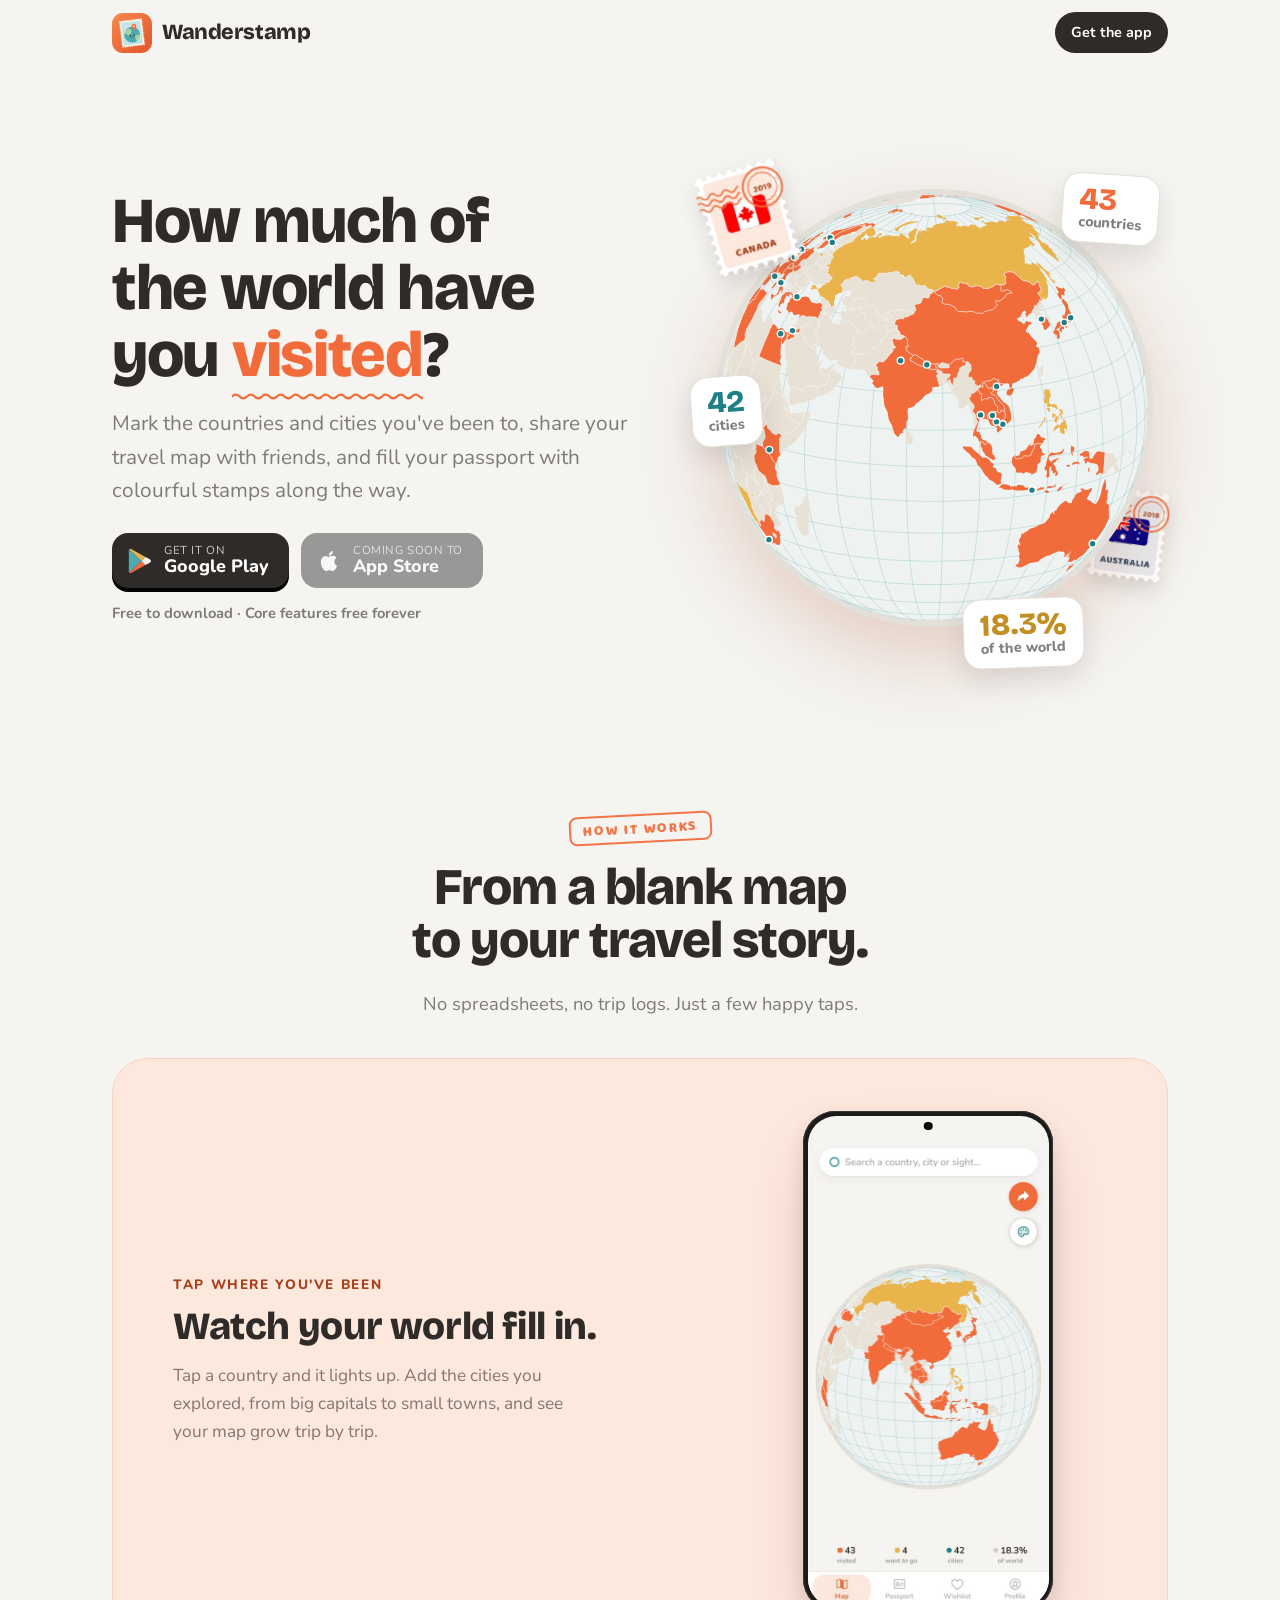
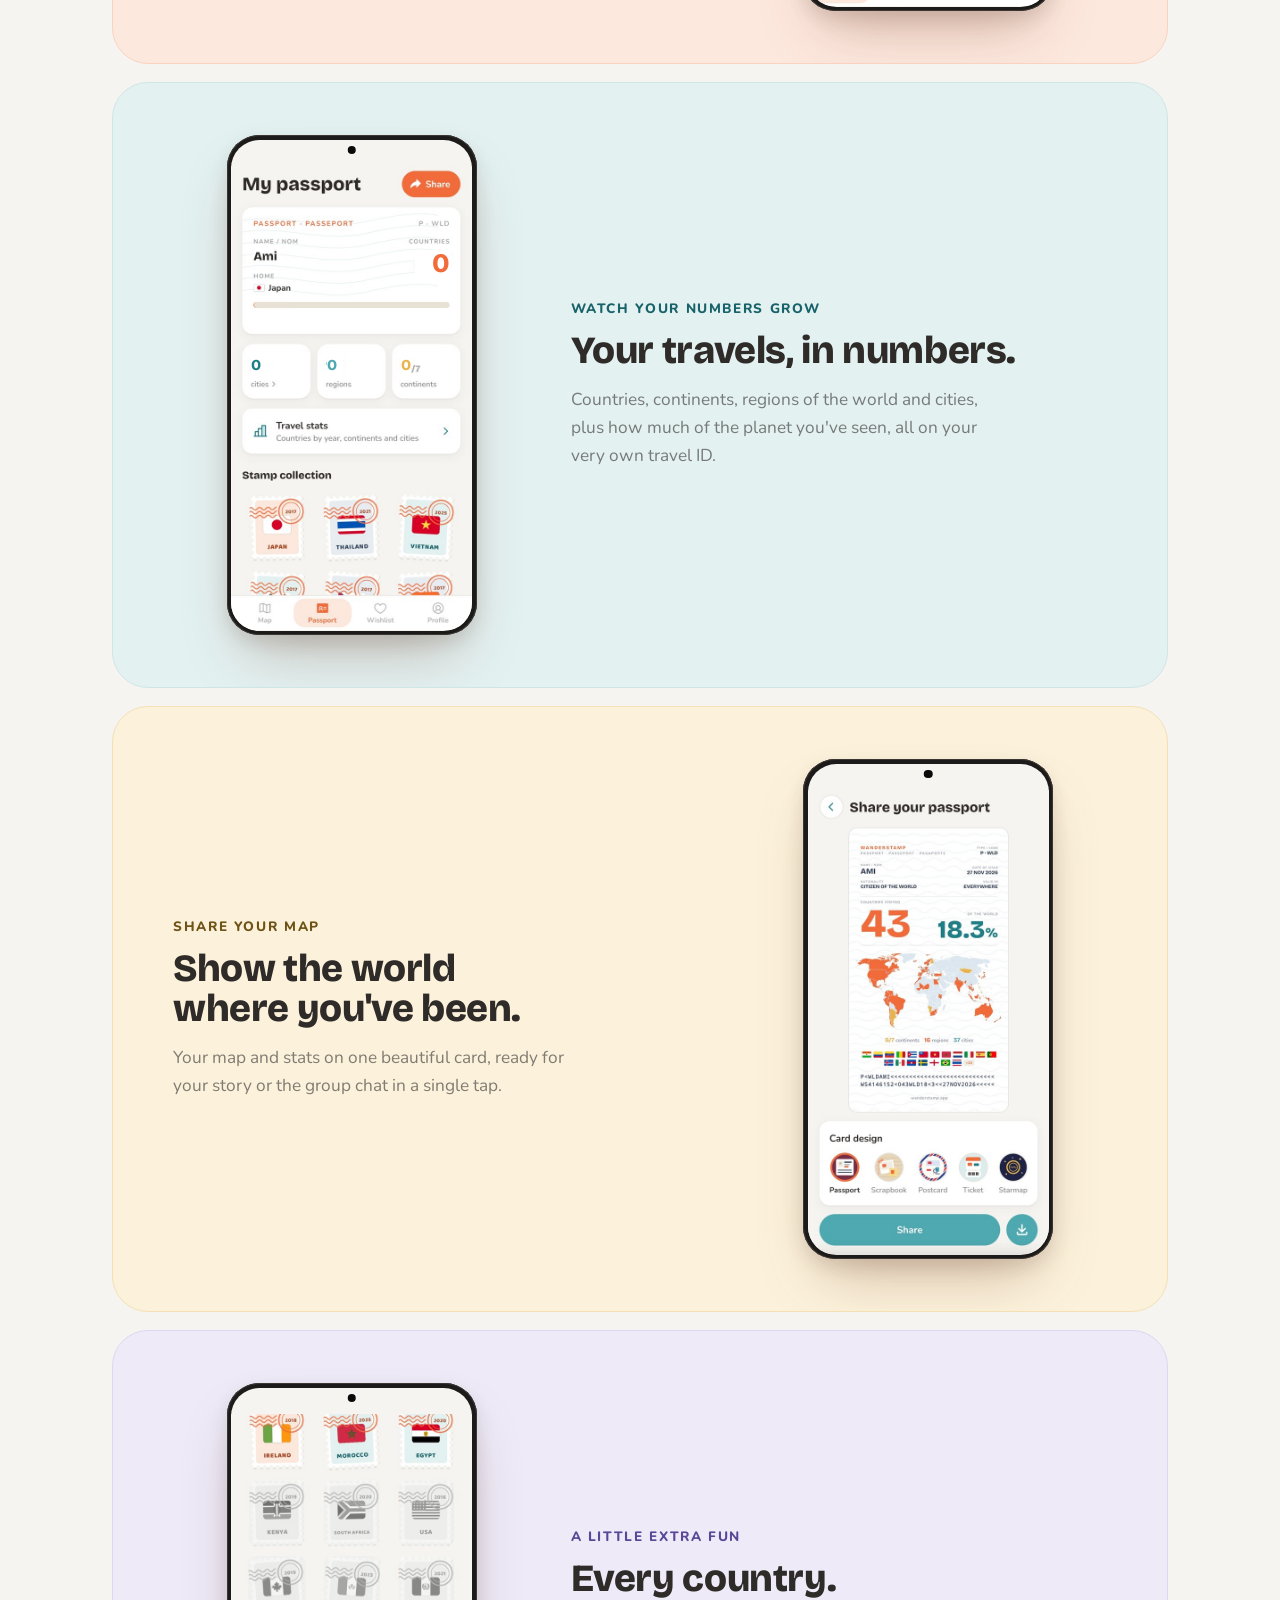
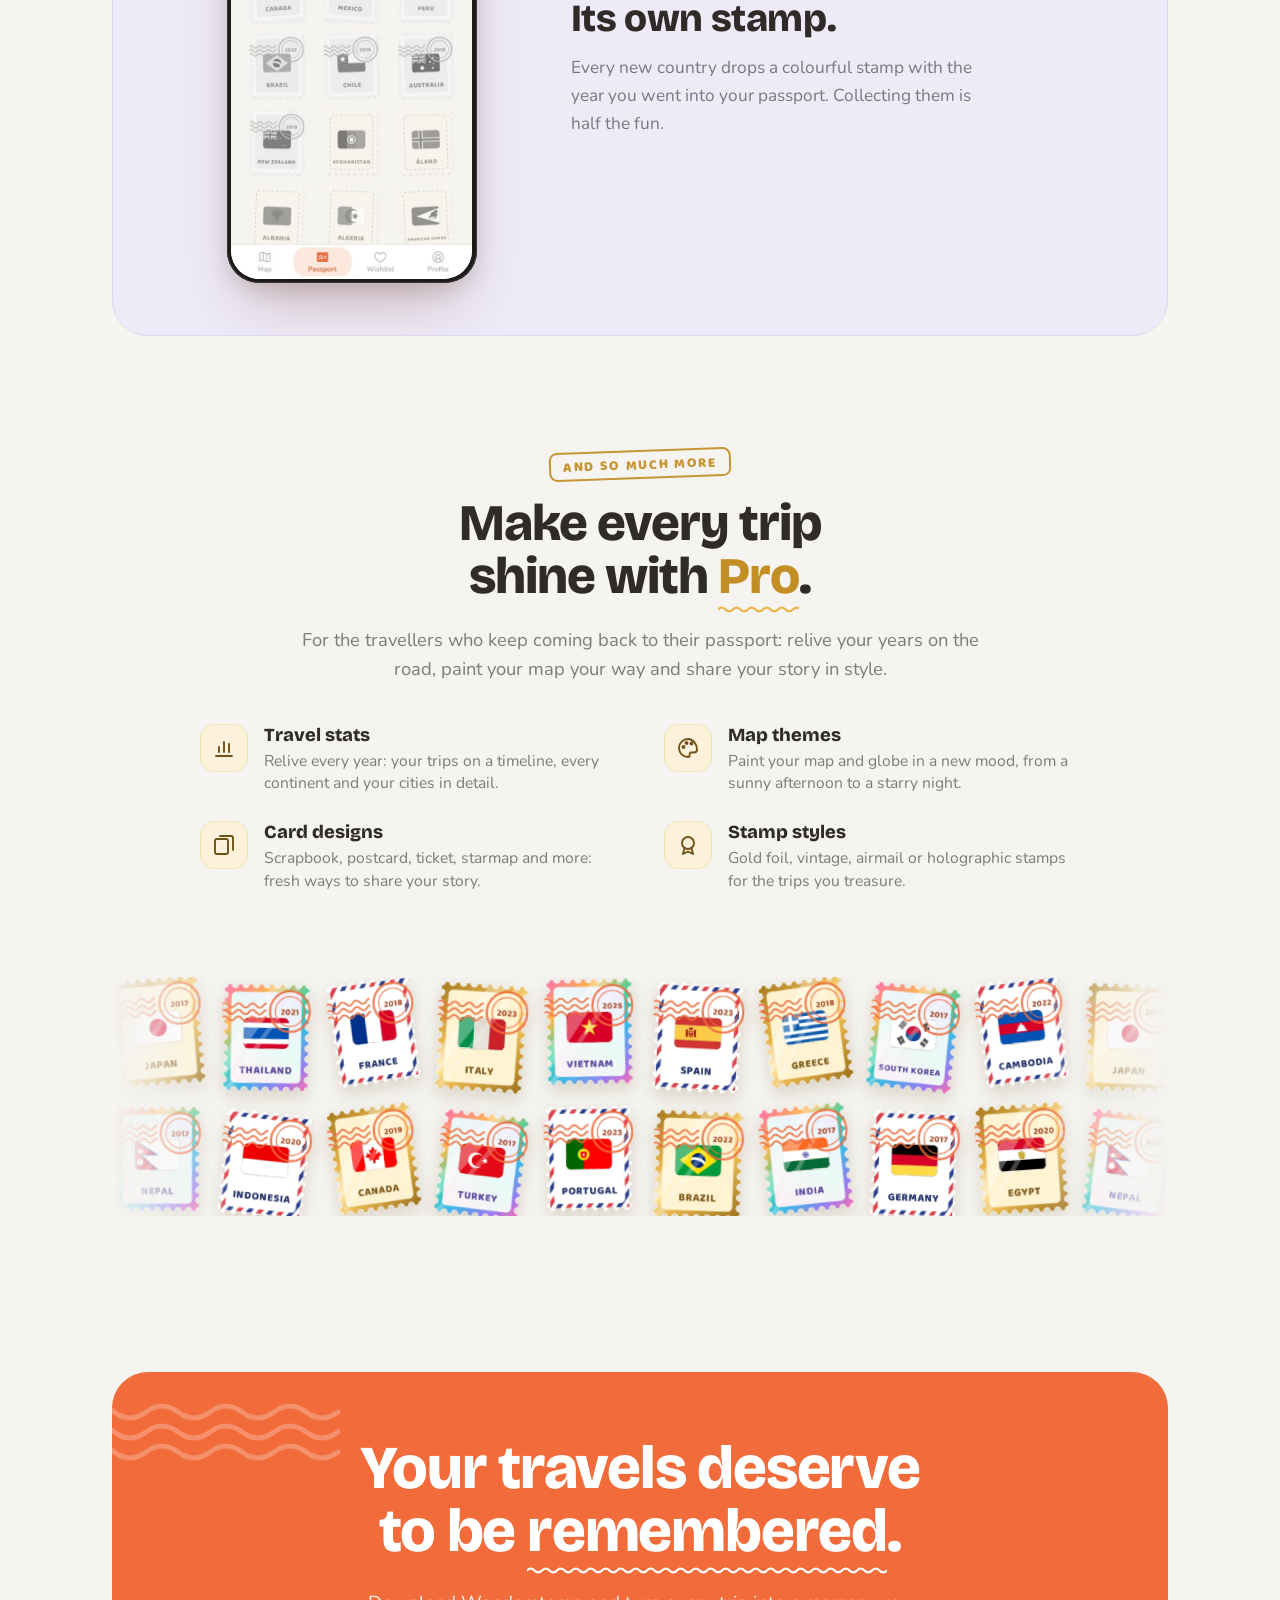
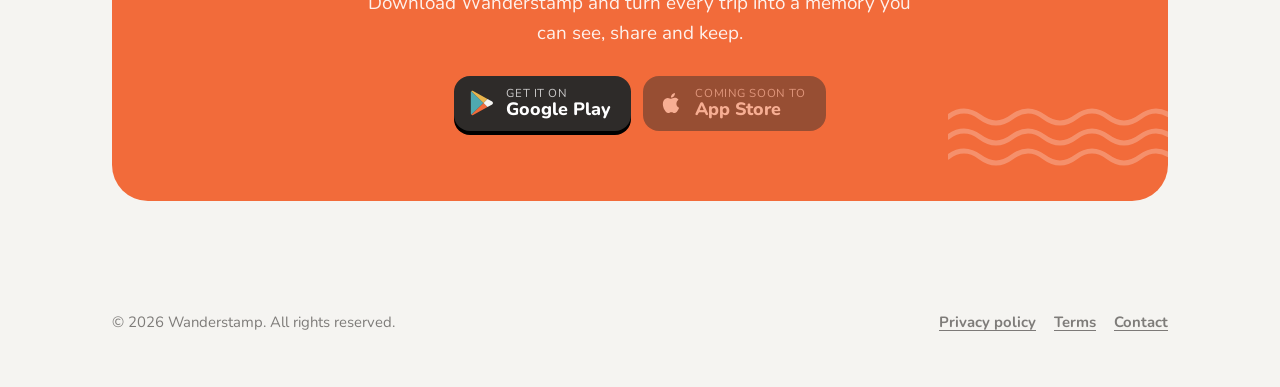
<file: index.html>
<!doctype html>
<html lang="en">
<head>
  <meta charset="utf-8">
  <meta name="viewport" content="width=device-width, initial-scale=1">
  <title>Wanderstamp: Countries Visited</title>
  <meta name="description" content="Track the countries, cities and regions you've visited on one beautiful map, build your travel passport and share it with friends.">
  <meta name="theme-color" content="#F5F4F1">
  <meta property="og:title" content="Wanderstamp: Countries Visited">
  <meta property="og:description" content="How much of the world have you visited? Mark countries and cities, share your travel map and fill your passport with stamps.">
  <meta property="og:type" content="website">
  <meta property="og:image" content="https://wanderstamp.app/assets/icon.png">
  <link rel="icon" type="image/png" href="assets/favicon.png">
  <link rel="apple-touch-icon" href="assets/icon.png">
  <link rel="preconnect" href="https://fonts.googleapis.com">
  <link rel="preconnect" href="https://fonts.gstatic.com" crossorigin>
  <link rel="stylesheet" href="https://fonts.googleapis.com/css2?family=Baloo+2:wght@800&family=Bricolage+Grotesque:opsz,wght@12..96,600;12..96,800&family=Nunito:wght@400;600;700;800&display=swap">
  <link rel="stylesheet" href="style.css?v=2026-11-27.4">
  <script>document.documentElement.classList.add('js');</script>
</head>
<body>
  <a class="skip" href="#main">Skip to content</a>

  <!-- A globe in the app's map themes (src/mapThemes.ts); each <svg> sets the colours. -->
  <svg width="0" height="0" style="position: absolute" aria-hidden="true">
    <symbol id="globe" viewBox="0 0 100 100">
      <clipPath id="globe-clip"><circle cx="50" cy="50" r="45"/></clipPath>
      <circle cx="50" cy="50" r="47" style="fill: var(--border)"/>
      <g clip-path="url(#globe-clip)">
        <rect width="100" height="100" style="fill: var(--sea)"/>
        <g fill="none" stroke-width="1" style="stroke: var(--grid)">
          <ellipse cx="50" cy="50" rx="18" ry="45"/><ellipse cx="50" cy="50" rx="36" ry="45"/>
          <path d="M5 30h90M5 50h90M5 70h90M50 5v90"/>
        </g>
        <path d="M20 31c7-9 22-11 31-5 6 4 2 12-6 14-8 3-10 10-18 8-9-2-13-10-7-17z" style="fill: var(--vis)"/>
        <path d="M57 19c11-3 25 3 28 14 2 9-8 11-15 7-7-4-15-1-16-10 0-6-1-10 3-11z" style="fill: var(--land)"/>
        <path d="M62 56c9-2 17 4 17 13s-8 17-17 15c-8-2-11-10-9-17 1-6 4-10 9-11z" style="fill: var(--wish)"/>
        <path d="M29 58c7 0 11 7 9 13s-8 11-13 7-5-16 4-20z" style="fill: var(--vis)"/>
        <path d="M84 50c5-1 9 3 8 7s-6 5-9 2-3-8 1-9z" style="fill: var(--land)"/>
        <circle cx="38" cy="32" r="3.2" style="fill: var(--city)"/>
        <circle cx="32" cy="68" r="2.6" style="fill: var(--city)"/>
      </g>
    </symbol>
  </svg>

  <header class="site-head">
    <div class="wrap top">
      <a class="brand" href="./">
        <img src="assets/icon.png" alt="" width="40" height="40">
        Wanderstamp
      </a>
      <nav aria-label="Main">
        <a class="pill" href="#get">Get the app</a>
      </nav>
    </div>
  </header>

  <main id="main">
    <!-- Hero: a short pitch and the map phone with real stamps stuck around it -->
    <div class="hero-band">
      <div class="wrap hero">
        <div class="hero-copy">
          <h1>How much of the world have you <span class="wavy">visited</span>?</h1>
          <p class="lead">Mark the countries and cities you've been to, share your travel map with friends, and fill your passport with colourful stamps along the way.</p>
          <div class="cta">
            <!-- STORE BUTTONS: once the app is live, replace each <span> with the store's official
                 badge (https://play.google.com/intl/en_us/badges/ and
                 https://developer.apple.com/app-store/marketing/guidelines/), linked to its listing. -->
            <span class="play-soon" role="note">
            <svg width="24" height="26" viewBox="0 0 26 28" aria-hidden="true">
              <path d="M1.5 1.2 14.6 14 1.5 26.8c-.4-.3-.6-.8-.6-1.4V2.6c0-.6.2-1.1.6-1.4Z" fill="#4FA9B0"/>
              <path d="m19 9.6-4.4 4.4-13.1-12.8c.5-.4 1.2-.5 1.9-.1L19 9.6Z" fill="#E9B44C"/>
              <path d="m19 18.4-15.6 8.5c-.7.4-1.4.3-1.9-.1L14.6 14l4.4 4.4Z" fill="#F26B3A"/>
              <path d="m24 15.6-5 2.8-4.4-4.4L19 9.6l5 2.8c1.2.7 1.2 2.5 0 3.2Z" fill="#F5F4F1"/>
            </svg>
              <span><small>Get it on</small><strong>Google Play</strong></span>
            </span>
            <span class="play-soon is-soon" role="note">
            <svg width="24" height="26" viewBox="0 0 24 24" aria-hidden="true"><path fill="#fff" d="M18.71 19.5c-.83 1.24-1.71 2.45-3.05 2.47-1.34.03-1.77-.79-3.29-.79-1.53 0-2 .77-3.27.82-1.31.05-2.3-1.32-3.14-2.53C4.25 17 2.94 12.45 4.7 9.39c.87-1.52 2.43-2.48 4.12-2.51 1.28-.02 2.5.87 3.29.87.78 0 2.26-1.07 3.81-.91.65.03 2.47.26 3.64 1.98-.09.06-2.17 1.28-2.15 3.81.03 3.02 2.65 4.03 2.68 4.04-.03.07-.42 1.44-1.38 2.83M13 3.5c.73-.83 1.94-1.46 2.94-1.5.13 1.17-.34 2.35-1.04 3.19-.69.85-1.83 1.51-2.95 1.42-.15-1.15.41-2.35 1.05-3.11z"/></svg>
              <span><small>Coming soon to</small><strong>App Store</strong></span>
            </span>
          </div>
          <p class="hero-note">Free to download · Core features free forever</p>
        </div>
        <div class="hero-art">
          <div class="globe-wrap">
            <img class="globe-hero" src="assets/obj-globe.png" alt="" width="560" height="560">
            <canvas role="img" aria-label="A spinning Wanderstamp globe: visited countries in orange, wishlist countries in yellow and visited cities as teal dots"></canvas>
          </div>
          <img class="sticker s1" src="assets/stamp-canada.png" alt="" width="258" height="304">
          <img class="sticker s2" src="assets/stamp-australia.png" alt="" width="251" height="297">
          <div class="stat-card c1"><b>43</b>countries</div>
          <div class="stat-card c2"><b>42</b>cities</div>
          <div class="stat-card c3"><b>18.3%</b>of the world</div>
        </div>
      </div>
    </div>

    <!-- How it works: one panel per step, each feature shown as a thing you could hold -->
    <section id="how">
      <div class="wrap">
        <div class="section-head center reveal">
          <span class="inked">How it works</span>
          <h2>From a blank map to your travel story.</h2>
          <p>No spreadsheets, no trip logs. Just a few happy taps.</p>
        </div>

        <div class="feats">
          <article class="feat feat-sunset feat-phone reveal">
            <div class="feat-copy">
              <span class="eyebrow">Tap where you've been</span>
              <h3 class="one-line">Watch your world fill in.</h3>
              <p>Tap a country and it lights up. Add the cities you explored, from big capitals to
                small towns, and see your map grow trip by trip.</p>
            </div>
            <div class="feat-art phone-art">
              <figure class="phone">
                <div class="screen"><div class="map-shot">
                  <img src="assets/shot-map.jpg" alt="The map screen: tap Vietnam, mark it as visited on its page, and it fills in orange on the globe" width="540" height="1040" loading="lazy">
                  <canvas class="fill-globe" aria-hidden="true"></canvas>
                  <div class="sheet" aria-hidden="true">
                    <img src="assets/shot-country.jpg" alt="" width="540" height="1040" loading="lazy">
                    <span class="visit-btn"><svg viewBox="0 0 24 24"><path d="M12 2a7 7 0 0 0-7 7c0 5 7 13 7 13s7-8 7-13a7 7 0 0 0-7-7Zm0 9.5A2.5 2.5 0 1 1 12 6.5a2.5 2.5 0 0 1 0 5Z"/></svg>Visited</span>
                  </div>
                  <span class="tap" aria-hidden="true"></span>
                </div></div>
              </figure>
            </div>
          </article>

          <article class="feat feat-teal feat-phone flip reveal">
            <div class="feat-copy">
              <span class="eyebrow">Watch your numbers grow</span>
              <h3 class="one-line">Your travels, in numbers.</h3>
              <p>Countries, continents, regions of the world and cities, plus how much of the planet
                you've seen, all on your very own travel ID.</p>
            </div>
            <div class="feat-art phone-art">
              <figure class="phone">
                <div class="screen"><div class="pass-shot">
                  <img src="assets/shot-passport.jpg" alt="My passport: an ID card with the traveller's name, home country Japan and 43 countries, then 37 cities, 16 regions, 6 of 7 continents and the first stamps" width="540" height="1040" loading="lazy">
                  <span class="pnum p-countries" data-to="43" aria-hidden="true">43</span>
                  <span class="pbar" data-fill="18.3%" aria-hidden="true"><i></i></span>
                  <span class="pnum p-cities" data-to="37" aria-hidden="true">37</span>
                  <span class="pnum p-regions" data-to="16" aria-hidden="true">16</span>
                  <span class="pnum p-conts" data-to="6" aria-hidden="true">6</span>
                </div></div>
              </figure>
            </div>
          </article>

          <article class="feat feat-sun feat-phone reveal">
            <div class="feat-copy">
              <span class="eyebrow">Share your map</span>
              <h3>Show the world<br>where you've been.</h3>
              <p>Your map and stats on one beautiful card, ready for your story or the group chat in
                a single tap.</p>
            </div>
            <div class="feat-art phone-art">
              <figure class="phone">
                <div class="screen"><div class="share-shot"><img src="assets/shot-share.jpg" alt="Share your passport: a passport card with the traveller's countries, share of the world, a world map and flags, and the card designs to choose from" width="540" height="1040" loading="lazy"><span class="sh-layer" aria-hidden="true"><span class="sh-press"></span><span class="sh-dim"></span><span class="sh-sheet"><b>Share to</b><span class="sh-apps"><span class="sh-app a1"><svg viewBox="0 0 48 48"><defs><linearGradient id="ig-g" x1="0" y1="1" x2="1" y2="0"><stop offset="0" stop-color="#FEDA75"/><stop offset=".3" stop-color="#FA7E1E"/><stop offset=".6" stop-color="#D62976"/><stop offset="1" stop-color="#4F5BD5"/></linearGradient></defs><rect width="48" height="48" rx="13" fill="url(#ig-g)"/><rect x="11" y="11" width="26" height="26" rx="8" fill="none" stroke="#fff" stroke-width="3.2"/><circle cx="24" cy="24" r="6.2" fill="none" stroke="#fff" stroke-width="3.2"/><circle cx="31.6" cy="16.4" r="1.9" fill="#fff"/></svg><i>Instagram</i></span><span class="sh-app a2"><svg viewBox="0 0 48 48"><circle cx="24" cy="24" r="24" fill="#1877F2"/><path d="M26.6 48V30.4h5.6l.9-6.6h-6.5v-4.2c0-1.9.6-3.2 3.3-3.2h3.4v-5.9c-.6-.1-2.6-.3-4.9-.3-4.9 0-8.2 3-8.2 8.4v5.2h-5.5v6.6h5.5V48z" fill="#fff"/></svg><i>Facebook</i></span><span class="sh-app a3"><svg viewBox="0 0 48 48"><rect width="48" height="48" rx="13" fill="#111"/><text x="24" y="33.5" text-anchor="middle" font-family="Nunito, sans-serif" font-weight="800" font-size="30" fill="#fff">@</text></svg><i>Threads</i></span><span class="sh-app a4"><svg viewBox="0 0 48 48"><circle cx="24" cy="24" r="24" fill="#25D366"/><path d="M24 11.5a12.5 12.5 0 0 0-10.8 18.8L11.6 36.5l6.4-1.6A12.5 12.5 0 1 0 24 11.5z" fill="none" stroke="#fff" stroke-width="2.8" stroke-linejoin="round"/><path d="M19.4 18.6c.4-.9 1-.9 1.4-.9h.8c.3 0 .6.1.8.7l1 2.4c.1.3.1.6-.1.9l-.8 1c-.2.2-.2.5 0 .8a8.6 8.6 0 0 0 4 3.6c.3.1.6.1.8-.1l1.1-1.3c.2-.3.5-.3.8-.2l2.4 1.1c.4.2.6.3.6.6 0 .8-.3 2-1.5 2.6-1.1.6-2.6.5-4.7-.3a13 13 0 0 1-6.2-5.7c-1-1.7-1-3.6-.4-5.2z" fill="#fff"/></svg><i>WhatsApp</i></span></span></span><span class="sh-tap t1"></span><span class="sh-tap t2"></span></span></div></div>
              </figure>
            </div>
          </article>

          <article class="feat feat-white feat-phone flip reveal">
            <div class="feat-copy">
              <span class="eyebrow">A little extra fun</span>
              <h3>Every country.<br>Its own stamp.</h3>
              <p>Every new country drops a colourful stamp with the year you went into your passport.
                Collecting them is half the fun.</p>
            </div>
            <div class="feat-art phone-art">
              <figure class="phone">
                <div class="screen"><div class="stamps-shot"><img src="assets/shot-stamps.jpg" alt="The stamp collection: a colourful stamp with the year for each visited country, and dashed outlines for the ones still to collect" width="540" height="1040" loading="lazy"><div class="gs-layer" aria-hidden="true"><span class="gs" style="left:7.5%;top:14.33%;width:22.87%;height:14.09%"></span><span class="gs-ring" style="left:18.94%;top:21.38%"></span><span class="gs" style="left:38.43%;top:14.33%;width:22.87%;height:14.09%"></span><span class="gs-ring" style="left:49.87%;top:21.38%"></span><span class="gs" style="left:69.44%;top:14.42%;width:22.69%;height:13.94%"></span><span class="gs-ring" style="left:80.78%;top:21.39%"></span><span class="gs" style="left:7.13%;top:30.53%;width:23.89%;height:14.62%"></span><span class="gs-ring" style="left:19.07%;top:37.84%"></span><span class="gs" style="left:38.52%;top:30.53%;width:23.43%;height:14.62%"></span><span class="gs-ring" style="left:50.23%;top:37.84%"></span><span class="gs" style="left:69.44%;top:30.87%;width:22.69%;height:13.94%"></span><span class="gs-ring" style="left:80.78%;top:37.84%"></span><span class="gs" style="left:7.59%;top:47.26%;width:22.78%;height:14.04%"></span><span class="gs-ring" style="left:18.98%;top:54.28%"></span><span class="gs" style="left:38.43%;top:47.16%;width:23.06%;height:14.23%"></span><span class="gs-ring" style="left:49.96%;top:54.27%"></span><span class="gs" style="left:69.17%;top:47.16%;width:23.15%;height:14.23%"></span><span class="gs-ring" style="left:80.75%;top:54.27%"></span><span class="gs" style="left:7.78%;top:63.7%;width:22.78%;height:14.09%"></span><span class="gs-ring" style="left:19.17%;top:70.75%"></span></div></div></div>
              </figure>
            </div>
          </article>
        </div>
      </div>
    </section>

    <!-- Pro: a big postage stamp with everything Pro adds -->
    <section id="pro" style="padding-top: 30px">
      <div class="wrap">
        <div class="section-head center reveal">
          <span class="inked sun">And so much more</span>
          <h2>Make every trip shine with <span class="wavy gold">Pro</span>.</h2>
          <p>For the travellers who keep coming back to their passport: relive your years on the
            road, paint your map your way and share your story in style.</p>
        </div>
        <ul class="pro-list reveal">
          <li><span class="pro-ico"><svg viewBox="0 0 24 24" aria-hidden="true"><path d="M4 20h16M7 16v-5M12 16V6M17 16v-8"/></svg></span><div><b>Travel stats</b><span>Relive every year: your trips on a timeline, every continent and your cities in detail.</span></div></li>
          <li><span class="pro-ico"><svg viewBox="0 0 24 24" aria-hidden="true"><path d="M12 3a9 9 0 1 0 0 18c1.4 0 2-1 1.6-2.1-.5-1.3.4-2.4 1.8-2.4H18a3 3 0 0 0 3-3c0-5.5-4-10.5-9-10.5Z"/><circle cx="7.5" cy="11" r="1"/><circle cx="10.5" cy="7" r="1"/><circle cx="15.5" cy="7.5" r="1"/></svg></span><div><b>Map themes</b><span>Paint your map and globe in a new mood, from a sunny afternoon to a starry night.</span></div></li>
          <li><span class="pro-ico"><svg viewBox="0 0 24 24" aria-hidden="true"><rect x="3" y="6" width="13" height="15" rx="2"/><path d="M8 3h11a2 2 0 0 1 2 2v12"/></svg></span><div><b>Card designs</b><span>Scrapbook, postcard, ticket, starmap and more: fresh ways to share your story.</span></div></li>
          <li><span class="pro-ico"><svg viewBox="0 0 24 24" aria-hidden="true"><circle cx="12" cy="10" r="6"/><path d="m8.5 15-1.5 6 5-2.5 5 2.5-1.5-6"/></svg></span><div><b>Stamp styles</b><span>Gold foil, vintage, airmail or holographic stamps for the trips you treasure.</span></div></li>
        </ul>
        <div class="pro-strip drift-rows" aria-hidden="true">
          <div class="drift-track">
            <img src="assets/stamp-gold-japan.png" alt="" width="248" height="295" loading="lazy">
            <img src="assets/stamp-holo-thailand.png" alt="" width="252" height="299" loading="lazy">
            <img src="assets/stamp-airmail-france.png" alt="" width="258" height="305" loading="lazy">
            <img src="assets/stamp-gold-italy.png" alt="" width="246" height="295" loading="lazy">
            <img src="assets/stamp-holo-vietnam.png" alt="" width="251" height="303" loading="lazy">
            <img src="assets/stamp-airmail-spain.png" alt="" width="246" height="291" loading="lazy">
            <img src="assets/stamp-gold-greece.png" alt="" width="258" height="306" loading="lazy">
            <img src="assets/stamp-holo-south-korea.png" alt="" width="250" height="303" loading="lazy">
            <img src="assets/stamp-airmail-cambodia.png" alt="" width="254" height="301" loading="lazy">
            <img src="assets/stamp-gold-japan.png" alt="" width="248" height="295" loading="lazy">
            <img src="assets/stamp-holo-thailand.png" alt="" width="252" height="299" loading="lazy">
            <img src="assets/stamp-airmail-france.png" alt="" width="258" height="305" loading="lazy">
            <img src="assets/stamp-gold-italy.png" alt="" width="246" height="295" loading="lazy">
            <img src="assets/stamp-holo-vietnam.png" alt="" width="251" height="303" loading="lazy">
            <img src="assets/stamp-airmail-spain.png" alt="" width="246" height="291" loading="lazy">
            <img src="assets/stamp-gold-greece.png" alt="" width="258" height="306" loading="lazy">
            <img src="assets/stamp-holo-south-korea.png" alt="" width="250" height="303" loading="lazy">
            <img src="assets/stamp-airmail-cambodia.png" alt="" width="254" height="301" loading="lazy">
            <img src="assets/stamp-gold-japan.png" alt="" width="248" height="295" loading="lazy">
            <img src="assets/stamp-holo-thailand.png" alt="" width="252" height="299" loading="lazy">
            <img src="assets/stamp-airmail-france.png" alt="" width="258" height="305" loading="lazy">
            <img src="assets/stamp-gold-italy.png" alt="" width="246" height="295" loading="lazy">
            <img src="assets/stamp-holo-vietnam.png" alt="" width="251" height="303" loading="lazy">
            <img src="assets/stamp-airmail-spain.png" alt="" width="246" height="291" loading="lazy">
            <img src="assets/stamp-gold-greece.png" alt="" width="258" height="306" loading="lazy">
            <img src="assets/stamp-holo-south-korea.png" alt="" width="250" height="303" loading="lazy">
            <img src="assets/stamp-airmail-cambodia.png" alt="" width="254" height="301" loading="lazy">
          </div>
          <div class="drift-track back">
            <img src="assets/stamp-holo-nepal.png" alt="" width="254" height="304" loading="lazy">
            <img src="assets/stamp-airmail-indonesia.png" alt="" width="249" height="300" loading="lazy">
            <img src="assets/stamp-gold-canada.png" alt="" width="259" height="306" loading="lazy">
            <img src="assets/stamp-holo-turkey.png" alt="" width="255" height="307" loading="lazy">
            <img src="assets/stamp-airmail-portugal.png" alt="" width="249" height="302" loading="lazy">
            <img src="assets/stamp-gold-brazil.png" alt="" width="248" height="296" loading="lazy">
            <img src="assets/stamp-holo-india.png" alt="" width="251" height="299" loading="lazy">
            <img src="assets/stamp-airmail-germany.png" alt="" width="249" height="295" loading="lazy">
            <img src="assets/stamp-gold-egypt.png" alt="" width="246" height="291" loading="lazy">
            <img src="assets/stamp-holo-nepal.png" alt="" width="254" height="304" loading="lazy">
            <img src="assets/stamp-airmail-indonesia.png" alt="" width="249" height="300" loading="lazy">
            <img src="assets/stamp-gold-canada.png" alt="" width="259" height="306" loading="lazy">
            <img src="assets/stamp-holo-turkey.png" alt="" width="255" height="307" loading="lazy">
            <img src="assets/stamp-airmail-portugal.png" alt="" width="249" height="302" loading="lazy">
            <img src="assets/stamp-gold-brazil.png" alt="" width="248" height="296" loading="lazy">
            <img src="assets/stamp-holo-india.png" alt="" width="251" height="299" loading="lazy">
            <img src="assets/stamp-airmail-germany.png" alt="" width="249" height="295" loading="lazy">
            <img src="assets/stamp-gold-egypt.png" alt="" width="246" height="291" loading="lazy">
            <img src="assets/stamp-holo-nepal.png" alt="" width="254" height="304" loading="lazy">
            <img src="assets/stamp-airmail-indonesia.png" alt="" width="249" height="300" loading="lazy">
            <img src="assets/stamp-gold-canada.png" alt="" width="259" height="306" loading="lazy">
            <img src="assets/stamp-holo-turkey.png" alt="" width="255" height="307" loading="lazy">
            <img src="assets/stamp-airmail-portugal.png" alt="" width="249" height="302" loading="lazy">
            <img src="assets/stamp-gold-brazil.png" alt="" width="248" height="296" loading="lazy">
            <img src="assets/stamp-holo-india.png" alt="" width="251" height="299" loading="lazy">
            <img src="assets/stamp-airmail-germany.png" alt="" width="249" height="295" loading="lazy">
            <img src="assets/stamp-gold-egypt.png" alt="" width="246" height="291" loading="lazy">
          </div>
        </div>
      </div>
    </section>

    <!-- Last call -->
    <section id="get" style="padding-top: 72px; padding-bottom: 40px">
      <div class="wrap">
        <div class="last reveal">
          <svg class="waves a" viewBox="0 0 260 60" aria-hidden="true"><path d="M0 10q16-12 32 0t32 0 32 0 32 0 32 0 32 0 32 0 32 0M0 30q16-12 32 0t32 0 32 0 32 0 32 0 32 0 32 0 32 0M0 50q16-12 32 0t32 0 32 0 32 0 32 0 32 0 32 0 32 0" fill="none" stroke="#fff" stroke-width="5" stroke-linecap="round"/></svg>
          <svg class="waves b" viewBox="0 0 260 60" aria-hidden="true"><path d="M0 10q16-12 32 0t32 0 32 0 32 0 32 0 32 0 32 0 32 0M0 30q16-12 32 0t32 0 32 0 32 0 32 0 32 0 32 0 32 0M0 50q16-12 32 0t32 0 32 0 32 0 32 0 32 0 32 0 32 0" fill="none" stroke="#fff" stroke-width="5" stroke-linecap="round"/></svg>
          <h2>Your travels deserve to be <span class="wavy light">remembered</span>.</h2>
          <p>Download Wanderstamp and turn every trip into a memory you can see, share and keep.</p>
          <!-- STORE BUTTONS: swap for the official badges once the app is live (see the hero). -->
          <div class="cta center-cta">
          <span class="play-soon" role="note">
            <svg width="24" height="26" viewBox="0 0 26 28" aria-hidden="true">
              <path d="M1.5 1.2 14.6 14 1.5 26.8c-.4-.3-.6-.8-.6-1.4V2.6c0-.6.2-1.1.6-1.4Z" fill="#4FA9B0"/>
              <path d="m19 9.6-4.4 4.4-13.1-12.8c.5-.4 1.2-.5 1.9-.1L19 9.6Z" fill="#E9B44C"/>
              <path d="m19 18.4-15.6 8.5c-.7.4-1.4.3-1.9-.1L14.6 14l4.4 4.4Z" fill="#F26B3A"/>
              <path d="m24 15.6-5 2.8-4.4-4.4L19 9.6l5 2.8c1.2.7 1.2 2.5 0 3.2Z" fill="#F5F4F1"/>
            </svg>
              <span><small>Get it on</small><strong>Google Play</strong></span>
            </span>
            <span class="play-soon is-soon" role="note">
            <svg width="24" height="26" viewBox="0 0 24 24" aria-hidden="true"><path fill="#fff" d="M18.71 19.5c-.83 1.24-1.71 2.45-3.05 2.47-1.34.03-1.77-.79-3.29-.79-1.53 0-2 .77-3.27.82-1.31.05-2.3-1.32-3.14-2.53C4.25 17 2.94 12.45 4.7 9.39c.87-1.52 2.43-2.48 4.12-2.51 1.28-.02 2.5.87 3.29.87.78 0 2.26-1.07 3.81-.91.65.03 2.47.26 3.64 1.98-.09.06-2.17 1.28-2.15 3.81.03 3.02 2.65 4.03 2.68 4.04-.03.07-.42 1.44-1.38 2.83M13 3.5c.73-.83 1.94-1.46 2.94-1.5.13 1.17-.34 2.35-1.04 3.19-.69.85-1.83 1.51-2.95 1.42-.15-1.15.41-2.35 1.05-3.11z"/></svg>
              <span><small>Coming soon to</small><strong>App Store</strong></span>
            </span>
          </div>
        </div>
      </div>
    </section>
  </main>

  <footer>
    <div class="wrap">
      <span>© 2026 Wanderstamp. All rights reserved.</span>
      <nav aria-label="Footer">
        <a href="privacy.html">Privacy policy</a>
        <a href="terms.html">Terms</a>
        <a href="mailto:dndtech.biz@gmail.com?subject=Wanderstamp">Contact</a>
      </nav>
    </div>
  </footer>

  <script>
    // Header: a hairline once the page scrolls.
    const head = document.querySelector('.site-head');
    const onScroll = () => head.classList.toggle('scrolled', window.scrollY > 8);
    onScroll();
    window.addEventListener('scroll', onScroll, { passive: true });

    // The share phone plays its loop (tap Share, the share sheet pops up) only while on screen.
    const shareShot = document.querySelector('.share-shot');
    if (shareShot && 'IntersectionObserver' in window) new IntersectionObserver((e) => shareShot.classList.toggle('play', e[0].isIntersecting), { threshold: 0.35 }).observe(shareShot.closest('.feat') || shareShot);

    // Sections ease in as they scroll into view.
    const io = new IntersectionObserver((entries) => {
      for (const e of entries) if (e.isIntersecting) { e.target.classList.add('in'); io.unobserve(e.target); }
    }, { rootMargin: '0px 0px -8% 0px' });
    document.querySelectorAll('.reveal').forEach((el) => io.observe(el));
  </script>
  <!-- The spinning hero globe: d3-geo, d3-array and topojson-client (ISC, see assets/js/LICENSES.txt), world shapes from world-atlas (Natural Earth). -->
  <script src="assets/js/d3-array.min.js" defer></script>
  <script src="assets/js/d3-geo.min.js" defer></script>
  <script src="assets/js/topojson-client.min.js" defer></script>
  <script src="assets/js/globe.js?v=2026-11-27" defer></script>
  <script src="assets/js/map-fill.js?v=2026-11-27" defer></script>
  <script src="assets/js/count-up.js?v=2026-11-27" defer></script>
  <script src="assets/js/stamp-fill.js?v=2026-11-27" defer></script>
</body>
</html>
</file>
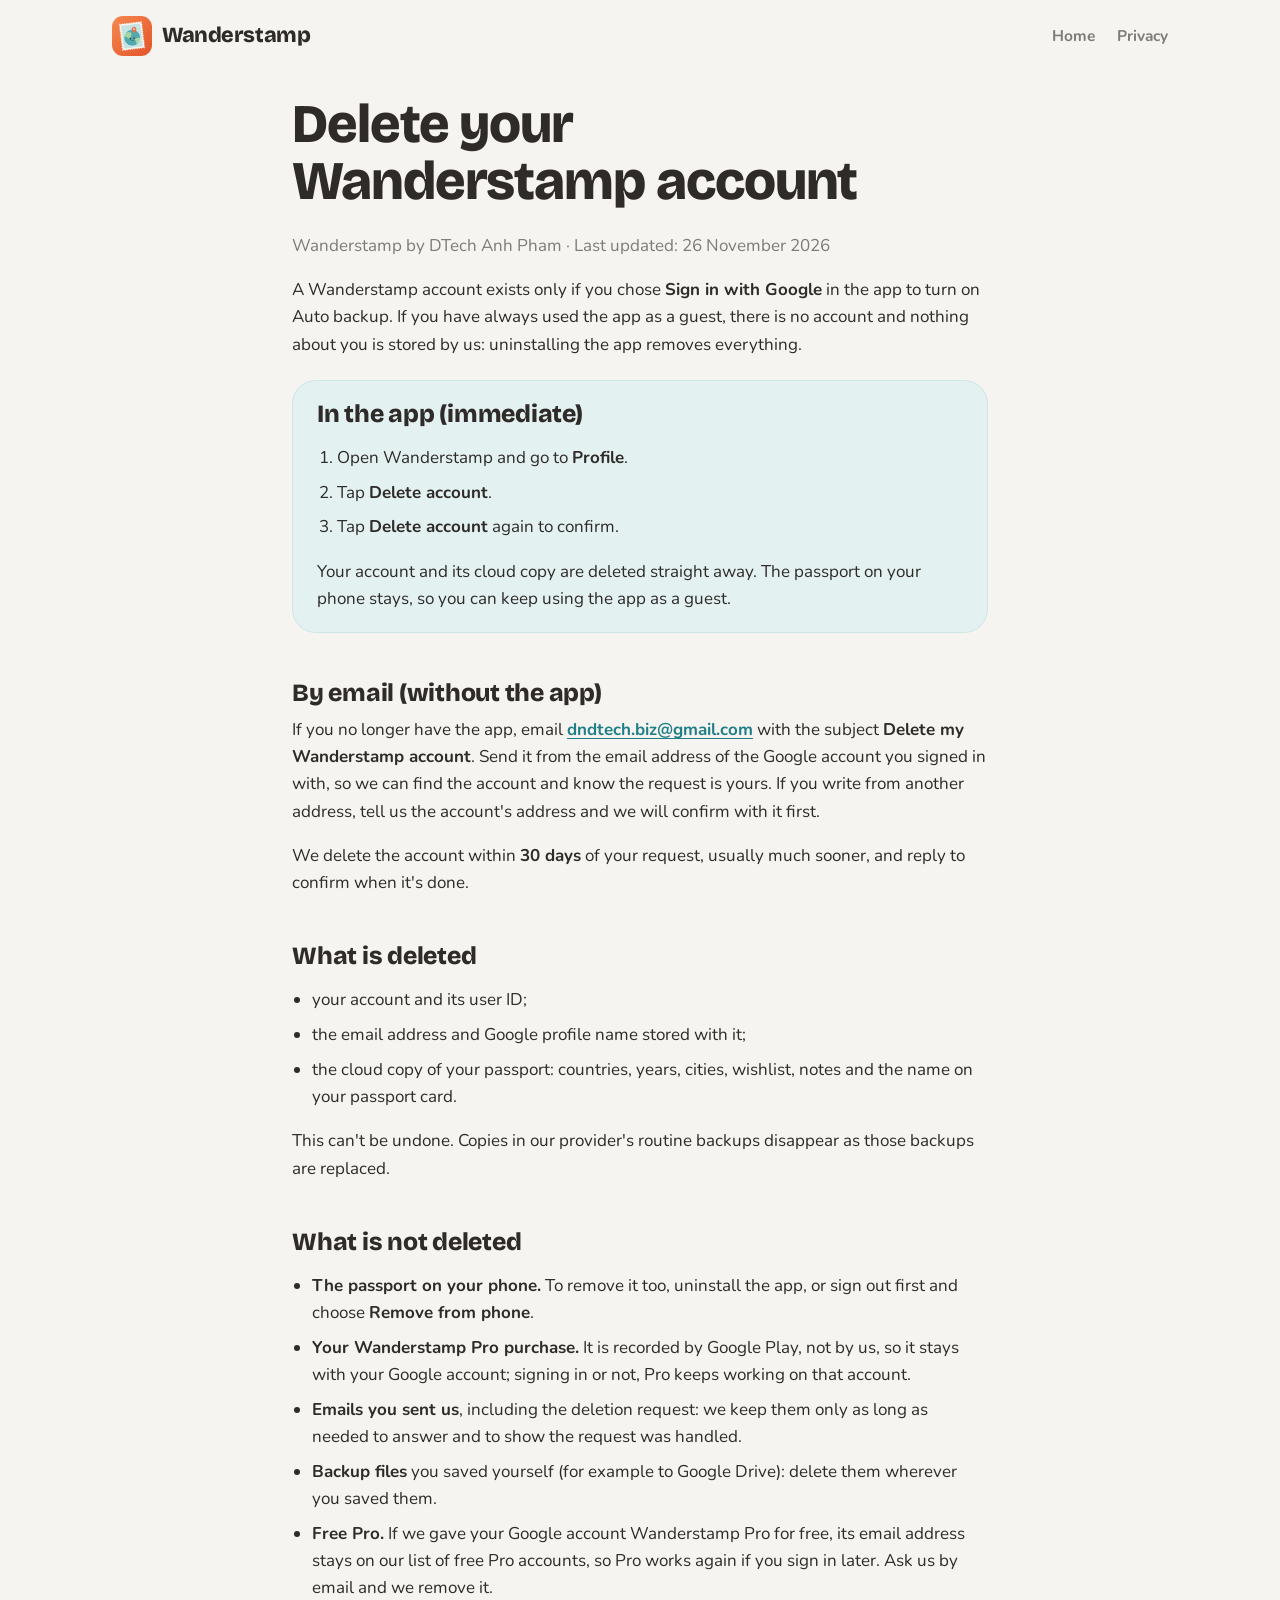
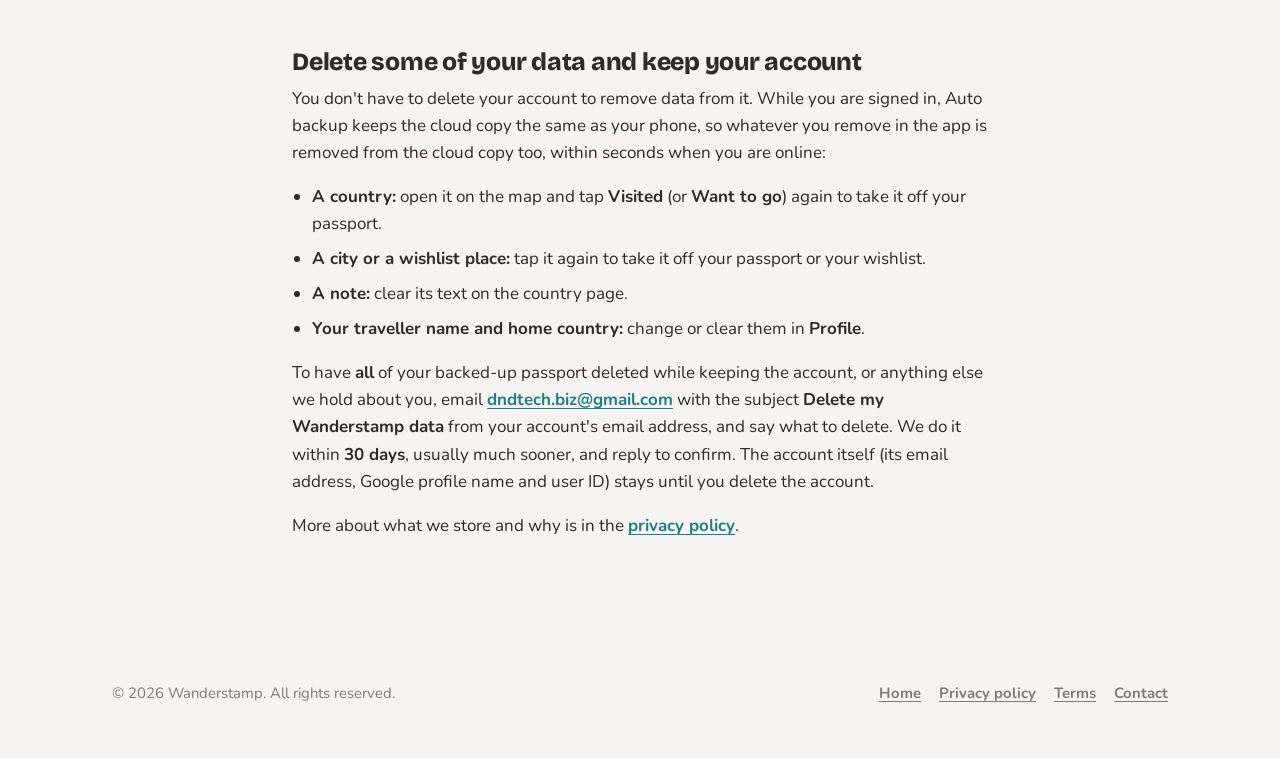
<file: delete-account.html>
<!doctype html>
<html lang="en">
<head>
  <meta charset="utf-8">
  <meta name="viewport" content="width=device-width, initial-scale=1">
  <title>Delete your account · Wanderstamp</title>
  <meta name="description" content="How to delete your Wanderstamp account and its cloud backup, in the app or by email.">
  <meta name="theme-color" content="#F26B3A">
  <link rel="icon" type="image/png" href="assets/favicon.png">
  <link rel="preconnect" href="https://fonts.googleapis.com">
  <link rel="preconnect" href="https://fonts.gstatic.com" crossorigin>
  <link rel="stylesheet" href="https://fonts.googleapis.com/css2?family=Baloo+2:wght@800&family=Bricolage+Grotesque:opsz,wght@12..96,600;12..96,800&family=Nunito:wght@400;600;700;800&display=swap">
  <link rel="stylesheet" href="style.css?v=2026-11-27.4">
</head>
<body>
  <a class="skip" href="#main">Skip to content</a>

  <header class="wrap top">
    <a class="brand" href="./">
      <img src="assets/icon.png" alt="" width="40" height="40">
      Wanderstamp
    </a>
    <nav aria-label="Main">
      <a href="./">Home</a>
      <a href="privacy.html">Privacy</a>
    </nav>
  </header>

  <!-- The "Delete account URL" in Play Console (App content > Data deletion). Keep it in step with
       deleteAccount in src/cloud.ts and the privacy policy. -->
  <main id="main" class="wrap doc">
    <h1>Delete your Wanderstamp account</h1>
    <p class="updated">Wanderstamp by DTech Anh Pham · Last updated: 26 November 2026</p>

    <p>A Wanderstamp account exists only if you chose <b>Sign in with Google</b> in the app to turn
      on Auto backup. If you have always used the app as a guest, there is no account and nothing
      about you is stored by us: uninstalling the app removes everything.</p>

    <div class="summary">
      <h2 style="margin-top: 0">In the app (immediate)</h2>
      <ol>
        <li>Open Wanderstamp and go to <b>Profile</b>.</li>
        <li>Tap <b>Delete account</b>.</li>
        <li>Tap <b>Delete account</b> again to confirm.</li>
      </ol>
      <p style="margin: 0">Your account and its cloud copy are deleted straight away. The passport
        on your phone stays, so you can keep using the app as a guest.</p>
    </div>

    <h2>By email (without the app)</h2>
    <p>If you no longer have the app, email
      <a href="mailto:dndtech.biz@gmail.com?subject=Delete%20my%20Wanderstamp%20account">dndtech.biz@gmail.com</a>
      with the subject <b>Delete my Wanderstamp account</b>. Send it from the email address of the
      Google account you signed in with, so we can find the account and know the request is yours.
      If you write from another address, tell us the account's address and we will confirm with
      it first.</p>
    <p>We delete the account within <b>30 days</b> of your request, usually much sooner, and reply
      to confirm when it's done.</p>

    <h2>What is deleted</h2>
    <ul>
      <li>your account and its user ID;</li>
      <li>the email address and Google profile name stored with it;</li>
      <li>the cloud copy of your passport: countries, years, cities, wishlist, notes and the name
        on your passport card.</li>
    </ul>
    <p>This can't be undone. Copies in our provider's routine backups disappear as those backups
      are replaced.</p>

    <h2>What is not deleted</h2>
    <ul>
      <li><b>The passport on your phone.</b> To remove it too, uninstall the app, or sign out
        first and choose <b>Remove from phone</b>.</li>
      <li><b>Your Wanderstamp Pro purchase.</b> It is recorded by Google Play, not by us, so it
        stays with your Google account; signing in or not, Pro keeps working on that account.</li>
      <li><b>Emails you sent us</b>, including the deletion request: we keep them only as long as
        needed to answer and to show the request was handled.</li>
      <li><b>Backup files</b> you saved yourself (for example to Google Drive): delete them
        wherever you saved them.</li>
      <li><b>Free Pro.</b> If we gave your Google account Wanderstamp Pro for free, its email
        address stays on our list of free Pro accounts, so Pro works again if you sign in later.
        Ask us by email and we remove it.</li>
    </ul>

    <h2 id="data">Delete some of your data and keep your account</h2>
    <p>You don't have to delete your account to remove data from it. While you are signed in,
      Auto backup keeps the cloud copy the same as your phone, so whatever you remove in the app is
      removed from the cloud copy too, within seconds when you are online:</p>
    <ul>
      <li><b>A country:</b> open it on the map and tap <b>Visited</b> (or <b>Want to go</b>)
        again to take it off your passport.</li>
      <li><b>A city or a wishlist place:</b> tap it again to take it off your passport or your
        wishlist.</li>
      <li><b>A note:</b> clear its text on the country page.</li>
      <li><b>Your traveller name and home country:</b> change or clear them in <b>Profile</b>.</li>
    </ul>
    <p>To have <b>all</b> of your backed-up passport deleted while keeping the account, or anything
      else we hold about you, email
      <a href="mailto:dndtech.biz@gmail.com?subject=Delete%20my%20Wanderstamp%20data">dndtech.biz@gmail.com</a>
      with the subject <b>Delete my Wanderstamp data</b> from your account's email address, and say
      what to delete. We do it within <b>30 days</b>, usually much sooner, and reply to confirm.
      The account itself (its email address, Google profile name and user ID) stays until you
      delete the account.</p>

    <p>More about what we store and why is in the <a href="privacy.html">privacy policy</a>.</p>
  </main>

  <footer>
    <div class="wrap">
      <span>© 2026 Wanderstamp. All rights reserved.</span>
      <nav aria-label="Footer">
        <a href="./">Home</a>
        <a href="privacy.html">Privacy policy</a>
        <a href="terms.html">Terms</a>
        <a href="mailto:dndtech.biz@gmail.com?subject=Wanderstamp">Contact</a>
      </nav>
    </div>
  </footer>
</body>
</html>
</file>
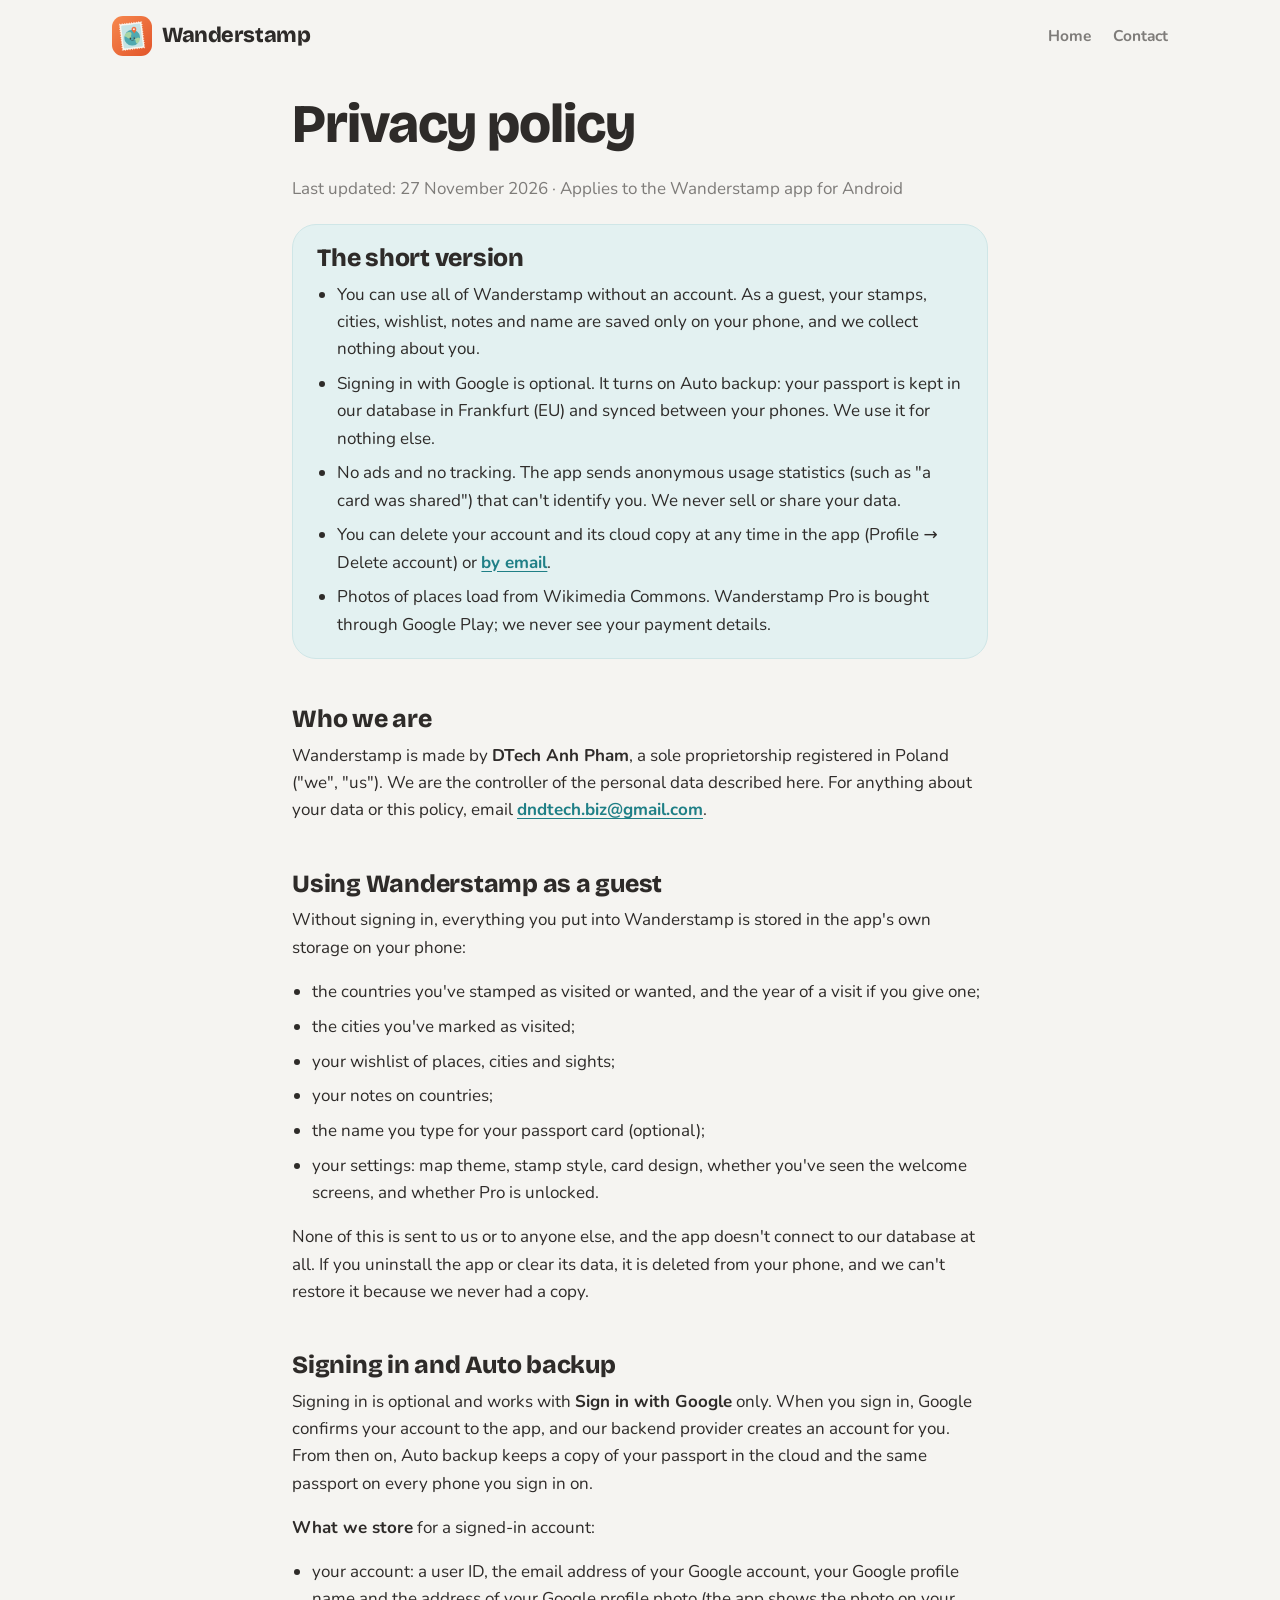
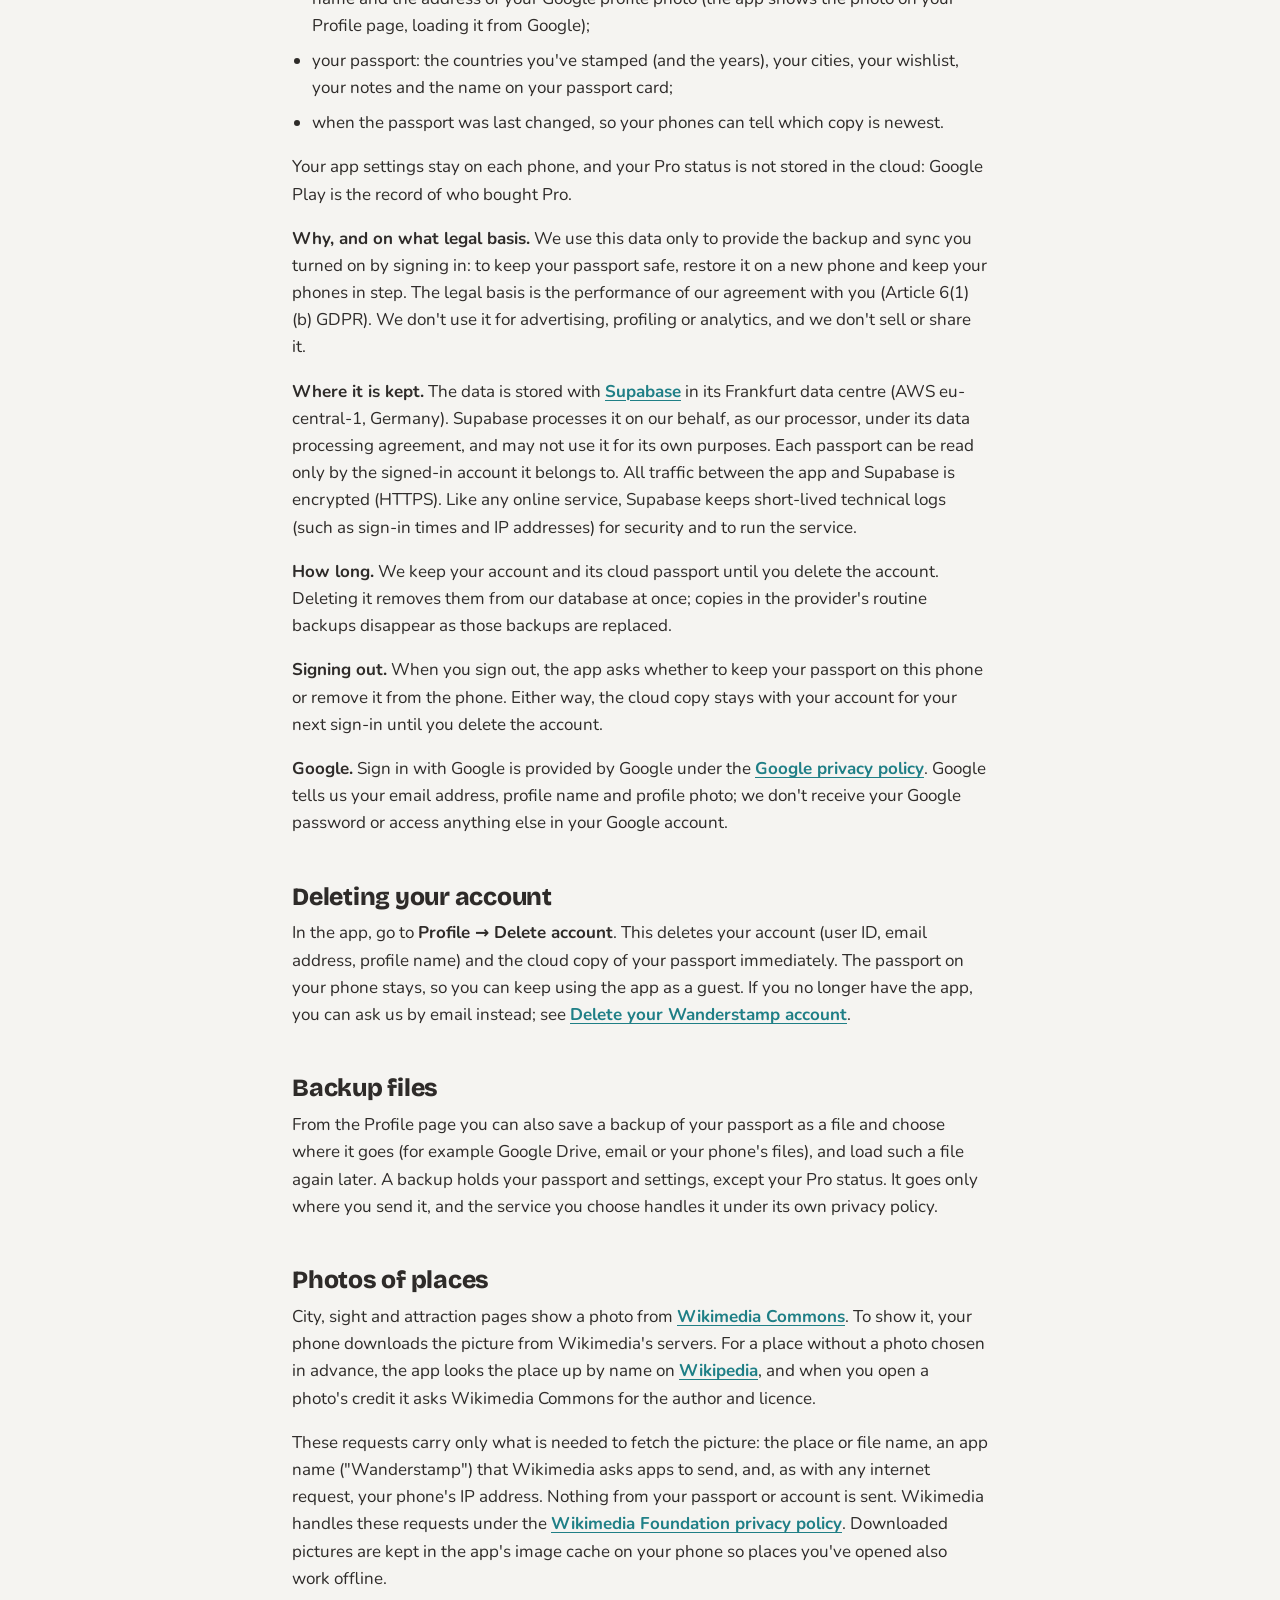
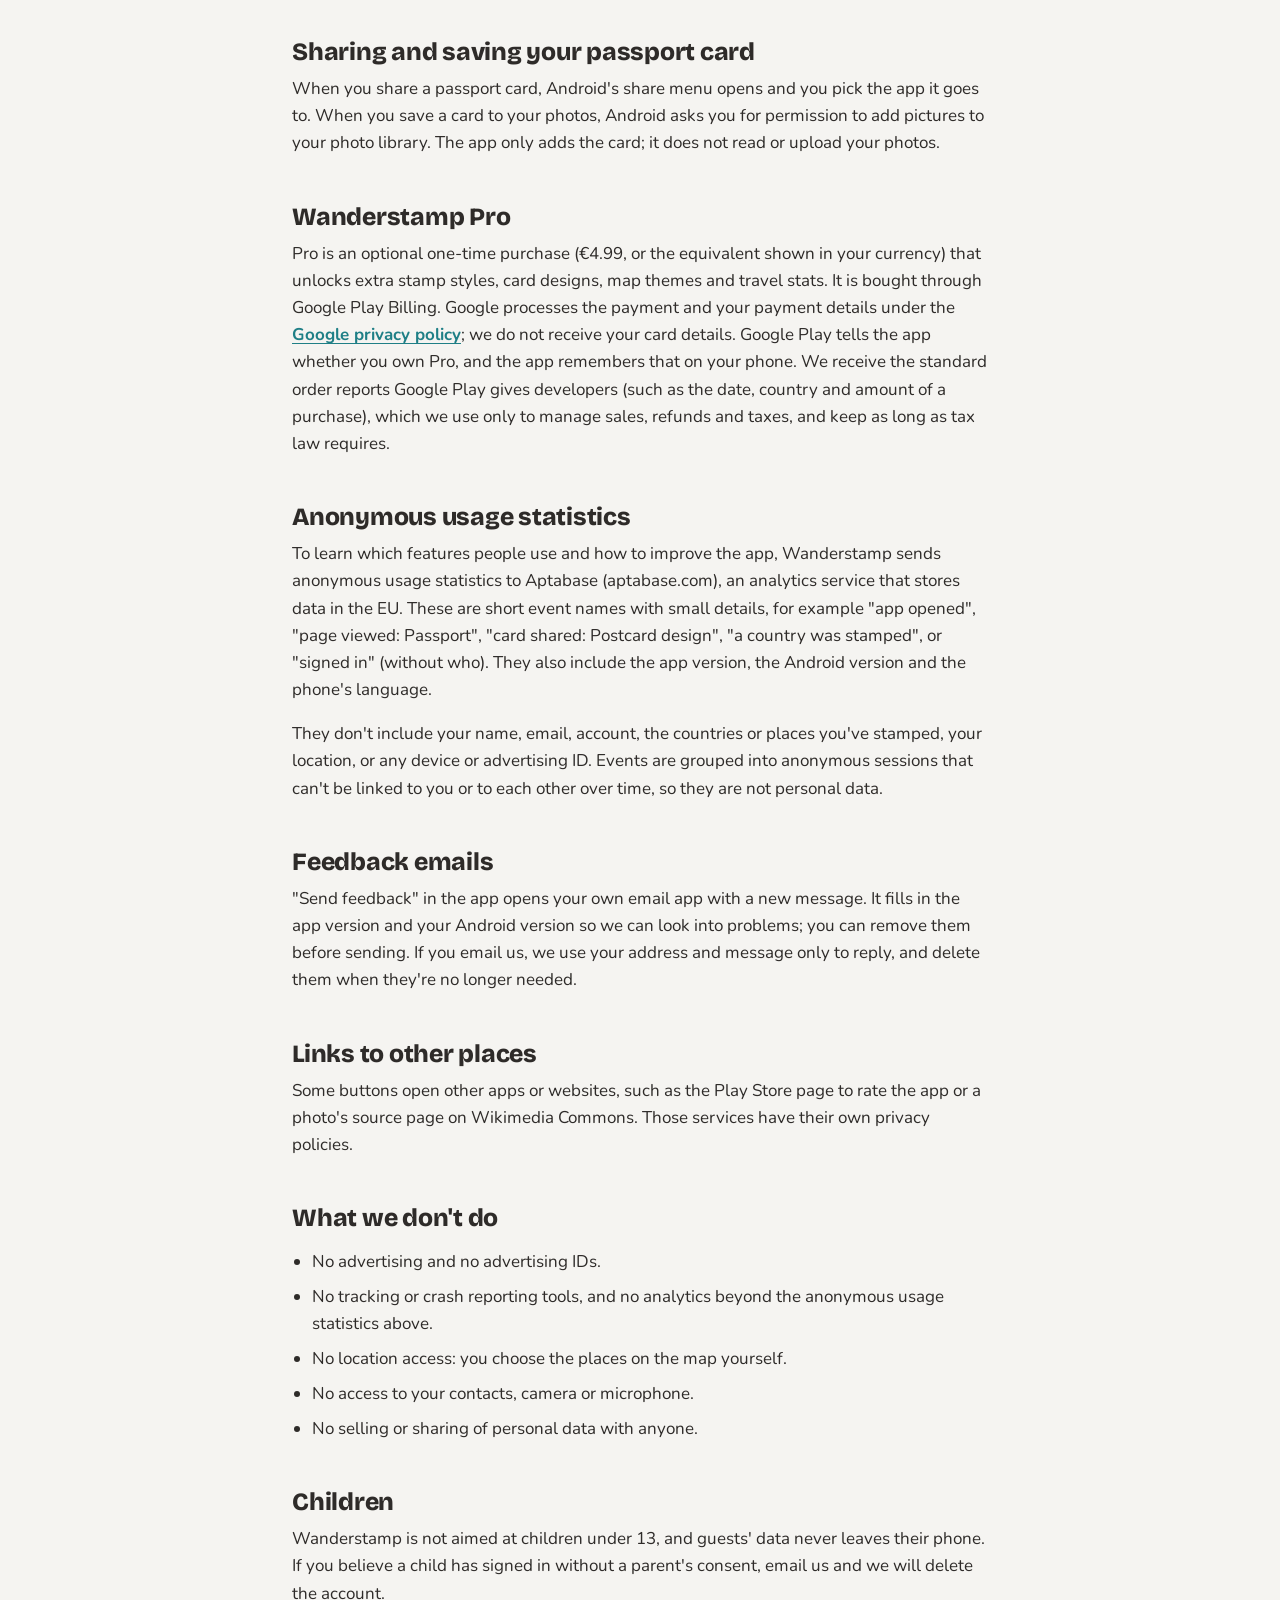
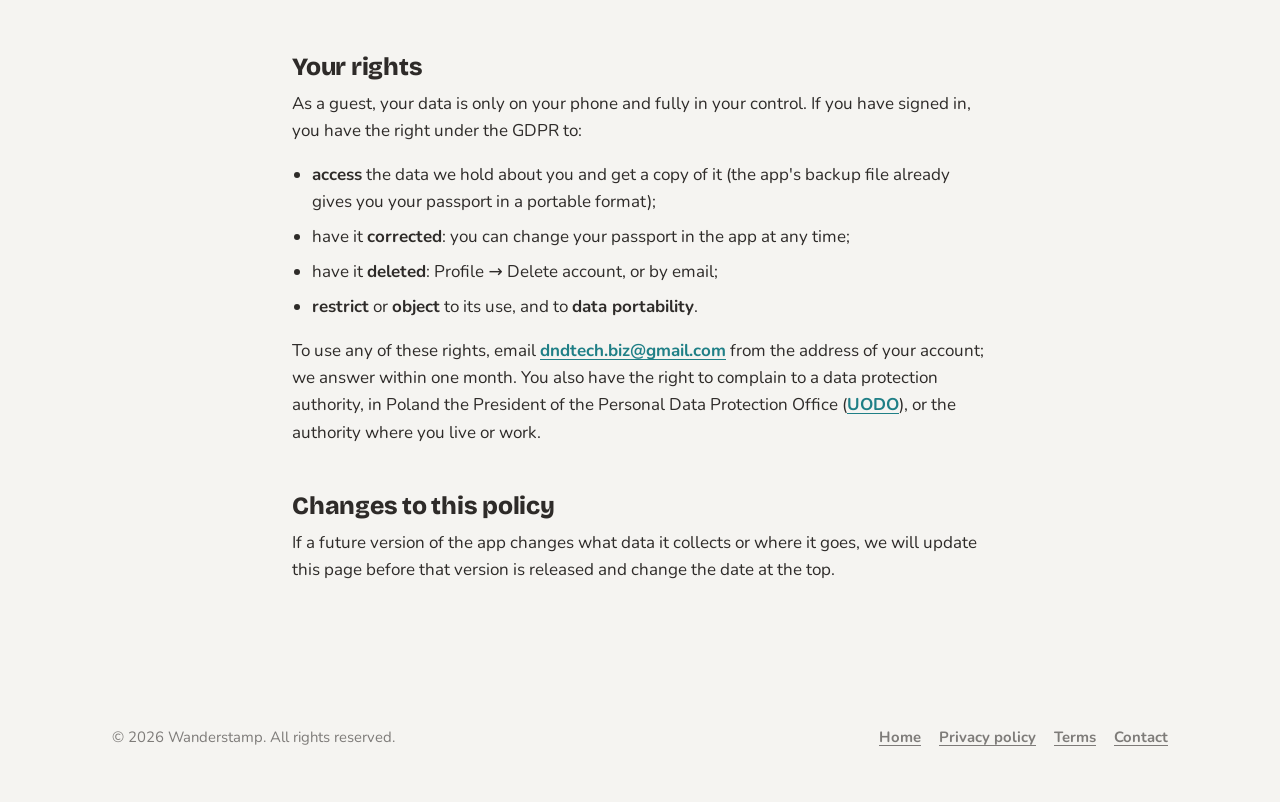
<file: privacy.html>
<!doctype html>
<html lang="en">
<head>
  <meta charset="utf-8">
  <meta name="viewport" content="width=device-width, initial-scale=1">
  <title>Privacy policy · Wanderstamp</title>
  <meta name="description" content="How the Wanderstamp app handles your data: guests keep everything on their phone; signing in is optional and only adds Auto backup.">
  <meta name="theme-color" content="#F26B3A">
  <link rel="icon" type="image/png" href="assets/favicon.png">
  <link rel="preconnect" href="https://fonts.googleapis.com">
  <link rel="preconnect" href="https://fonts.gstatic.com" crossorigin>
  <link rel="stylesheet" href="https://fonts.googleapis.com/css2?family=Baloo+2:wght@800&family=Bricolage+Grotesque:opsz,wght@12..96,600;12..96,800&family=Nunito:wght@400;600;700;800&display=swap">
  <link rel="stylesheet" href="style.css?v=2026-11-27.4">
</head>
<body>
  <a class="skip" href="#main">Skip to content</a>

  <header class="wrap top">
    <a class="brand" href="./">
      <img src="assets/icon.png" alt="" width="40" height="40">
      Wanderstamp
    </a>
    <nav aria-label="Main">
      <a href="./">Home</a>
      <a href="mailto:dndtech.biz@gmail.com?subject=Wanderstamp">Contact</a>
    </nav>
  </header>

  <!-- Keep this page in step with the app. It describes: state saved on the phone with
       AsyncStorage (src/store.tsx); optional Sign in with Google and Auto backup to Supabase,
       Frankfurt (src/cloud.ts, src/sync.tsx, supabase/migrations); photos from Wikimedia
       (src/photos.ts); backup files (src/backup.ts); Pro through Google Play Billing (src/pro.ts).
       Update it, the date, delete-account.html and docs/play-console-answers.md before releasing
       anything that changes what data leaves the phone (for example the partner links in
       src/affiliates.ts). -->
  <main id="main" class="wrap doc">
    <h1>Privacy policy</h1>
    <p class="updated">Last updated: 27 November 2026 · Applies to the Wanderstamp app for Android</p>

    <div class="summary">
      <h2 style="margin-top: 0">The short version</h2>
      <ul>
        <li>You can use all of Wanderstamp without an account. As a guest, your stamps, cities,
          wishlist, notes and name are saved only on your phone, and we collect nothing about you.</li>
        <li>Signing in with Google is optional. It turns on Auto backup: your passport is kept in
          our database in Frankfurt (EU) and synced between your phones. We use it for nothing
          else.</li>
        <li>No ads and no tracking. The app sends anonymous usage statistics (such as "a card was
          shared") that can't identify you. We never sell or share your data.</li>
        <li>You can delete your account and its cloud copy at any time in the app (Profile →
          Delete account) or <a href="delete-account.html">by email</a>.</li>
        <li>Photos of places load from Wikimedia Commons. Wanderstamp Pro is bought through Google
          Play; we never see your payment details.</li>
      </ul>
    </div>

    <h2>Who we are</h2>
    <p>Wanderstamp is made by <b>DTech Anh Pham</b>, a sole proprietorship registered in Poland
      ("we", "us"). We are the controller of the personal data described here. For anything about
      your data or this policy, email
      <a href="mailto:dndtech.biz@gmail.com?subject=Wanderstamp%20privacy">dndtech.biz@gmail.com</a>.</p>

    <h2>Using Wanderstamp as a guest</h2>
    <p>Without signing in, everything you put into Wanderstamp is stored in the app's own storage
      on your phone:</p>
    <ul>
      <li>the countries you've stamped as visited or wanted, and the year of a visit if you give one;</li>
      <li>the cities you've marked as visited;</li>
      <li>your wishlist of places, cities and sights;</li>
      <li>your notes on countries;</li>
      <li>the name you type for your passport card (optional);</li>
      <li>your settings: map theme, stamp style, card design, whether you've seen the welcome
        screens, and whether Pro is unlocked.</li>
    </ul>
    <p>None of this is sent to us or to anyone else, and the app doesn't connect to our database at
      all. If you uninstall the app or clear its data, it is deleted from your phone, and we can't
      restore it because we never had a copy.</p>

    <h2>Signing in and Auto backup</h2>
    <p>Signing in is optional and works with <b>Sign in with Google</b> only. When you sign in,
      Google confirms your account to the app, and our backend provider creates an account for you.
      From then on, Auto backup keeps a copy of your passport in the cloud and the same passport on
      every phone you sign in on.</p>
    <p><b>What we store</b> for a signed-in account:</p>
    <ul>
      <li>your account: a user ID, the email address of your Google account, your Google
        profile name and the address of your Google profile photo (the app shows the photo on
        your Profile page, loading it from Google);</li>
      <li>your passport: the countries you've stamped (and the years), your cities, your wishlist,
        your notes and the name on your passport card;</li>
      <li>when the passport was last changed, so your phones can tell which copy is newest.</li>
    </ul>
    <p>Your app settings stay on each phone, and your Pro status is not stored in the cloud: Google
      Play is the record of who bought Pro.</p>
    <p><b>Why, and on what legal basis.</b> We use this data only to provide the backup and sync
      you turned on by signing in: to keep your passport safe, restore it on a new phone and keep
      your phones in step. The legal basis is the performance of our agreement with you (Article
      6(1)(b) GDPR). We don't use it for advertising, profiling or analytics, and we don't sell or
      share it.</p>
    <p><b>Where it is kept.</b> The data is stored with <a href="https://supabase.com">Supabase</a>
      in its Frankfurt data centre (AWS eu-central-1, Germany). Supabase processes it on our
      behalf, as our processor, under its data processing agreement, and may not use it for its
      own purposes. Each passport can be read only by the signed-in account it belongs to. All
      traffic between the app and Supabase is encrypted (HTTPS). Like any online service,
      Supabase keeps short-lived technical logs (such as sign-in times and IP addresses) for
      security and to run the service.</p>
    <p><b>How long.</b> We keep your account and its cloud passport until you delete the account.
      Deleting it removes them from our database at once; copies in the provider's routine
      backups disappear as those backups are replaced.</p>
    <p><b>Signing out.</b> When you sign out, the app asks whether to keep your passport on this
      phone or remove it from the phone. Either way, the cloud copy stays with your account for your
      next sign-in until you delete the account.</p>
    <p><b>Google.</b> Sign in with Google is provided by Google under the
      <a href="https://policies.google.com/privacy">Google privacy policy</a>. Google tells us your
      email address, profile name and profile photo; we don't receive your Google password or access anything
      else in your Google account.</p>

    <h2>Deleting your account</h2>
    <p>In the app, go to <b>Profile → Delete account</b>. This deletes your account (user ID, email
      address, profile name) and the cloud copy of your passport immediately. The passport on your
      phone stays, so you can keep using the app as a guest. If you no longer have the app, you can
      ask us by email instead; see <a href="delete-account.html">Delete your Wanderstamp account</a>.</p>

    <h2>Backup files</h2>
    <p>From the Profile page you can also save a backup of your passport as a file and choose where
      it goes (for example Google Drive, email or your phone's files), and load such a file again
      later. A backup holds your passport and settings, except your Pro status. It goes only where
      you send it, and the service you choose handles it under its own privacy policy.</p>

    <h2>Photos of places</h2>
    <p>City, sight and attraction pages show a photo from
      <a href="https://commons.wikimedia.org">Wikimedia Commons</a>. To show it, your phone
      downloads the picture from Wikimedia's servers. For a place without a photo chosen in
      advance, the app looks the place up by name on <a href="https://en.wikipedia.org">Wikipedia</a>,
      and when you open a photo's credit it asks Wikimedia Commons for the author and licence.</p>
    <p>These requests carry only what is needed to fetch the picture: the place or file name, an
      app name ("Wanderstamp") that Wikimedia asks apps to send, and, as with any internet
      request, your phone's IP address. Nothing from your passport or account is sent. Wikimedia
      handles these requests under the
      <a href="https://foundation.wikimedia.org/wiki/Policy:Privacy_policy">Wikimedia Foundation privacy policy</a>.
      Downloaded pictures are kept in the app's image cache on your phone so places you've opened
      also work offline.</p>

    <h2>Sharing and saving your passport card</h2>
    <p>When you share a passport card, Android's share menu opens and you pick the app it goes to.
      When you save a card to your photos, Android asks you for permission to add pictures to your
      photo library. The app only adds the card; it does not read or upload your photos.</p>

    <h2>Wanderstamp Pro</h2>
    <p>Pro is an optional one-time purchase (€4.99, or the equivalent shown in your currency)
      that unlocks extra stamp styles, card designs, map themes and travel stats. It is bought
      through Google Play Billing. Google processes the payment and your payment details under
      the <a href="https://policies.google.com/privacy">Google privacy policy</a>; we do not
      receive your card details. Google Play tells the app whether you own Pro, and the app
      remembers that on your phone. We receive the standard order reports Google Play gives
      developers (such as the date, country and amount of a purchase), which we use only to manage
      sales, refunds and taxes, and keep as long as tax law requires.</p>

    <h2>Anonymous usage statistics</h2>
    <p>To learn which features people use and how to improve the app, Wanderstamp sends anonymous
      usage statistics to Aptabase (aptabase.com), an analytics service that stores data in the EU.
      These are short event names with small details, for example "app opened", "page viewed:
      Passport", "card shared: Postcard design", "a country was stamped", or "signed in" (without
      who). They also include the app version, the Android version and the phone's language.</p>
    <p>They don't include your name, email, account, the countries or places you've stamped, your
      location, or any device or advertising ID. Events are grouped into anonymous sessions that
      can't be linked to you or to each other over time, so they are not personal data.</p>

    <h2>Feedback emails</h2>
    <p>"Send feedback" in the app opens your own email app with a new message. It fills in the
      app version and your Android version so we can look into problems; you can remove them
      before sending. If you email us, we use your address and message only to reply, and delete
      them when they're no longer needed.</p>

    <h2>Links to other places</h2>
    <p>Some buttons open other apps or websites, such as the Play Store page to rate the app or a
      photo's source page on Wikimedia Commons. Those services have their own privacy policies.</p>

    <h2>What we don't do</h2>
    <ul>
      <li>No advertising and no advertising IDs.</li>
      <li>No tracking or crash reporting tools, and no analytics beyond the anonymous usage
        statistics above.</li>
      <li>No location access: you choose the places on the map yourself.</li>
      <li>No access to your contacts, camera or microphone.</li>
      <li>No selling or sharing of personal data with anyone.</li>
    </ul>

    <h2>Children</h2>
    <p>Wanderstamp is not aimed at children under 13, and guests' data never leaves their phone. If
      you believe a child has signed in without a parent's consent, email us and we will delete the
      account.</p>

    <h2>Your rights</h2>
    <p>As a guest, your data is only on your phone and fully in your control. If you have signed
      in, you have the right under the GDPR to:</p>
    <ul>
      <li><b>access</b> the data we hold about you and get a copy of it (the app's backup file
        already gives you your passport in a portable format);</li>
      <li>have it <b>corrected</b>: you can change your passport in the app at any time;</li>
      <li>have it <b>deleted</b>: Profile → Delete account, or by email;</li>
      <li><b>restrict</b> or <b>object</b> to its use, and to <b>data portability</b>.</li>
    </ul>
    <p>To use any of these rights, email
      <a href="mailto:dndtech.biz@gmail.com?subject=Wanderstamp%20privacy">dndtech.biz@gmail.com</a>
      from the address of your account; we answer within one month. You also have the right to
      complain to a data protection authority, in Poland the President of the Personal Data
      Protection Office (<a href="https://uodo.gov.pl/en">UODO</a>), or the authority where you
      live or work.</p>

    <h2>Changes to this policy</h2>
    <p>If a future version of the app changes what data it collects or where it goes, we will
      update this page before that version is released and change the date at the top.</p>
  </main>

  <footer>
    <div class="wrap">
      <span>© 2026 Wanderstamp. All rights reserved.</span>
      <nav aria-label="Footer">
        <a href="./">Home</a>
        <a href="privacy.html">Privacy policy</a>
        <a href="terms.html">Terms</a>
        <a href="mailto:dndtech.biz@gmail.com?subject=Wanderstamp">Contact</a>
      </nav>
    </div>
  </footer>
</body>
</html>
</file>
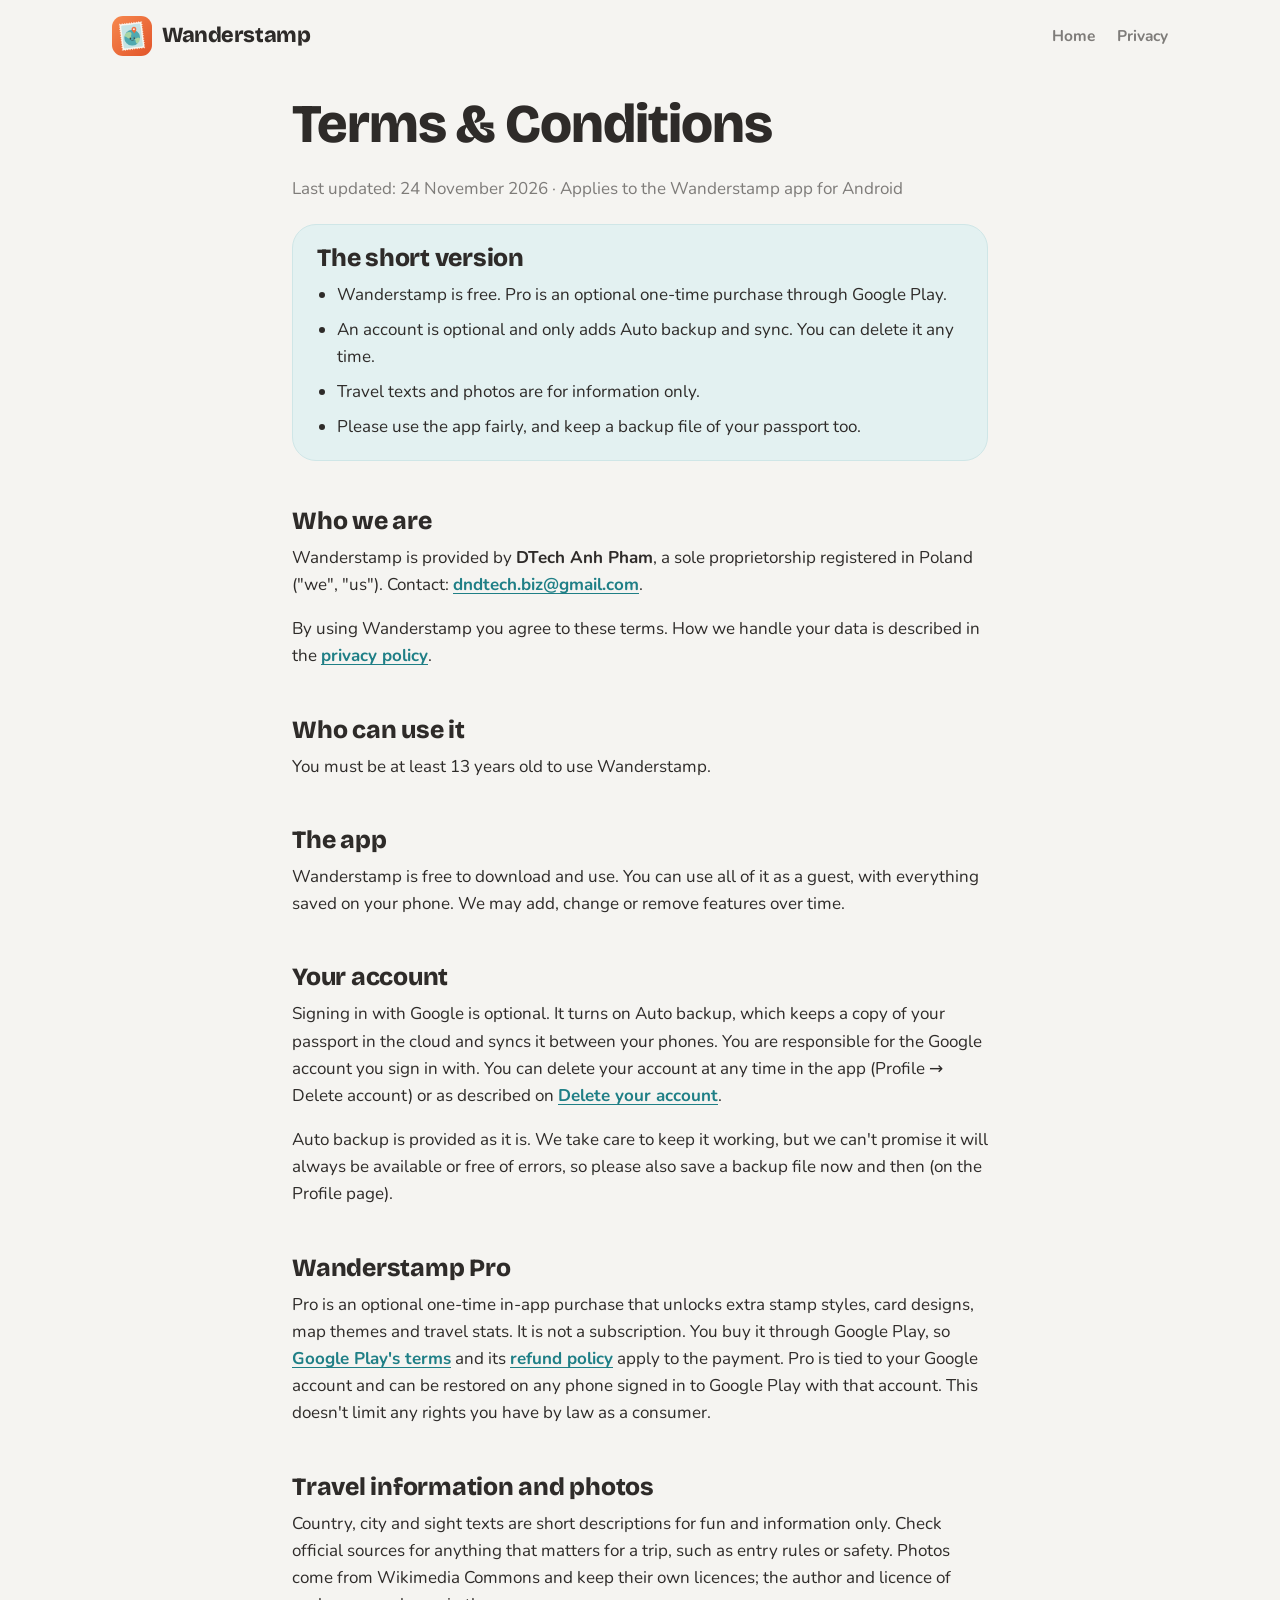
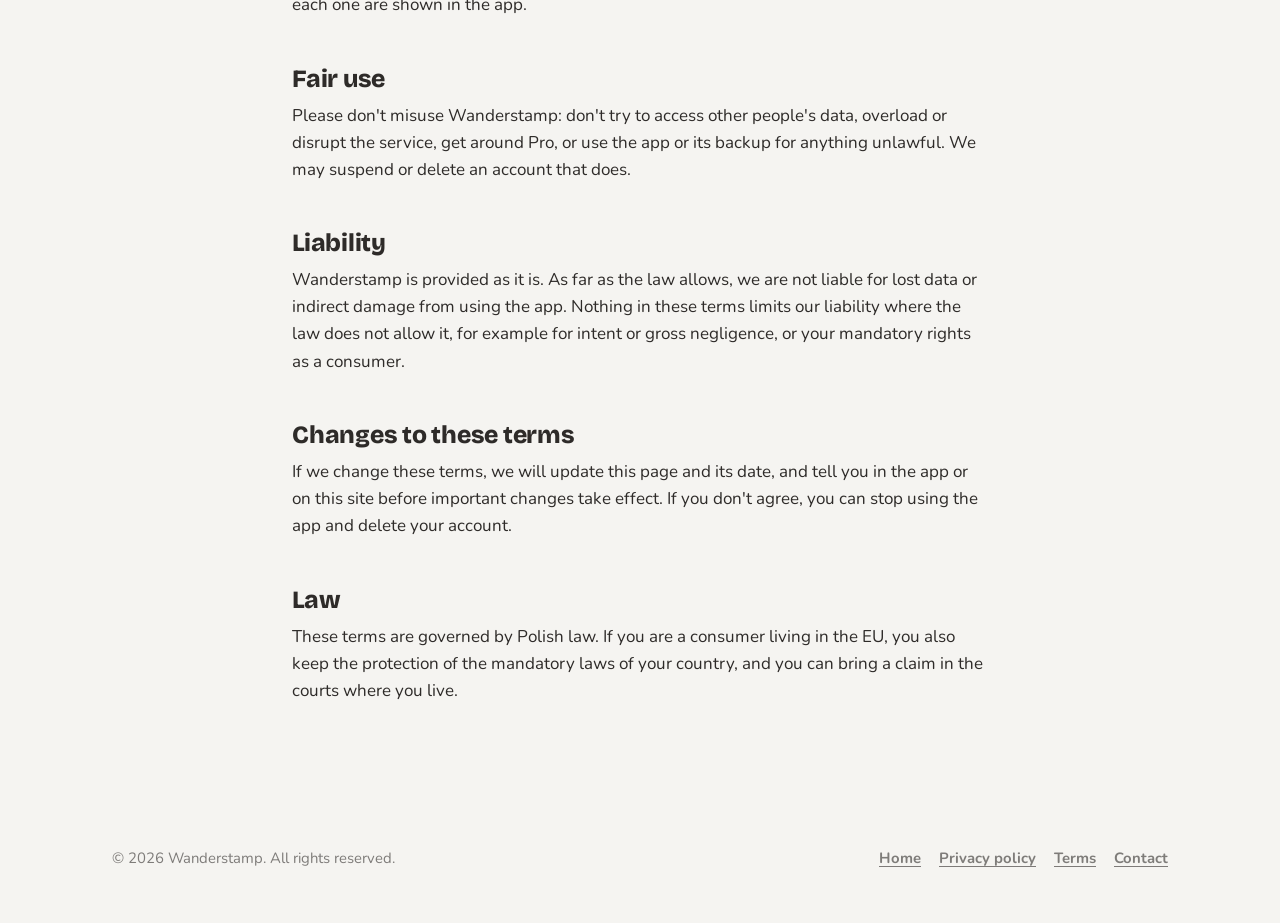
<file: terms.html>
<!doctype html>
<html lang="en">
<head>
  <meta charset="utf-8">
  <meta name="viewport" content="width=device-width, initial-scale=1">
  <title>Terms &amp; Conditions · Wanderstamp</title>
  <meta name="description" content="The terms for using the Wanderstamp app, its optional account and Wanderstamp Pro.">
  <meta name="theme-color" content="#F26B3A">
  <link rel="icon" type="image/png" href="assets/favicon.png">
  <link rel="preconnect" href="https://fonts.googleapis.com">
  <link rel="preconnect" href="https://fonts.gstatic.com" crossorigin>
  <link rel="stylesheet" href="https://fonts.googleapis.com/css2?family=Baloo+2:wght@800&family=Bricolage+Grotesque:opsz,wght@12..96,600;12..96,800&family=Nunito:wght@400;600;700;800&display=swap">
  <link rel="stylesheet" href="style.css?v=2026-11-27.4">
</head>
<body>
  <a class="skip" href="#main">Skip to content</a>

  <header class="wrap top">
    <a class="brand" href="./">
      <img src="assets/icon.png" alt="" width="40" height="40">
      Wanderstamp
    </a>
    <nav aria-label="Main">
      <a href="./">Home</a>
      <a href="privacy.html">Privacy</a>
    </nav>
  </header>

  <!-- Linked from the app's sign-in screen ("By continuing, you agree to our Terms & Conditions
       and Privacy Policy"). Keep it in step with the app and privacy.html. -->
  <main id="main" class="wrap doc">
    <h1>Terms &amp; Conditions</h1>
    <p class="updated">Last updated: 24 November 2026 · Applies to the Wanderstamp app for Android</p>

    <div class="summary">
      <h2 style="margin-top: 0">The short version</h2>
      <ul>
        <li>Wanderstamp is free. Pro is an optional one-time purchase through Google Play.</li>
        <li>An account is optional and only adds Auto backup and sync. You can delete it any time.</li>
        <li>Travel texts and photos are for information only.</li>
        <li>Please use the app fairly, and keep a backup file of your passport too.</li>
      </ul>
    </div>

    <h2>Who we are</h2>
    <p>Wanderstamp is provided by <b>DTech Anh Pham</b>, a sole proprietorship registered in Poland
      ("we", "us"). Contact:
      <a href="mailto:dndtech.biz@gmail.com?subject=Wanderstamp">dndtech.biz@gmail.com</a>.</p>
    <p>By using Wanderstamp you agree to these terms. How we handle your data is described in the
      <a href="privacy.html">privacy policy</a>.</p>

    <h2>Who can use it</h2>
    <p>You must be at least 13 years old to use Wanderstamp.</p>

    <h2>The app</h2>
    <p>Wanderstamp is free to download and use. You can use all of it as a guest, with everything
      saved on your phone. We may add, change or remove features over time.</p>

    <h2>Your account</h2>
    <p>Signing in with Google is optional. It turns on Auto backup, which keeps a copy of your
      passport in the cloud and syncs it between your phones. You are responsible for the Google
      account you sign in with. You can delete your account at any time in the app (Profile →
      Delete account) or as described on <a href="delete-account.html">Delete your account</a>.</p>
    <p>Auto backup is provided as it is. We take care to keep it working, but we can't promise it
      will always be available or free of errors, so please also save a backup file now and then
      (on the Profile page).</p>

    <h2>Wanderstamp Pro</h2>
    <p>Pro is an optional one-time in-app purchase that unlocks extra stamp styles, card designs,
      map themes and travel stats. It is not a subscription. You buy it through Google Play, so
      <a href="https://play.google.com/about/play-terms/">Google Play's terms</a> and its
      <a href="https://support.google.com/googleplay/answer/2479637">refund policy</a> apply to the
      payment. Pro is tied to your Google account and can be restored on any phone signed in to
      Google Play with that account. This doesn't limit any rights you have by law as a consumer.</p>

    <h2>Travel information and photos</h2>
    <p>Country, city and sight texts are short descriptions for fun and information only. Check
      official sources for anything that matters for a trip, such as entry rules or safety. Photos
      come from Wikimedia Commons and keep their own licences; the author and licence of each one
      are shown in the app.</p>

    <h2>Fair use</h2>
    <p>Please don't misuse Wanderstamp: don't try to access other people's data, overload or
      disrupt the service, get around Pro, or use the app or its backup for anything unlawful. We
      may suspend or delete an account that does.</p>

    <h2>Liability</h2>
    <p>Wanderstamp is provided as it is. As far as the law allows, we are not liable for lost data
      or indirect damage from using the app. Nothing in these terms limits our liability where the
      law does not allow it, for example for intent or gross negligence, or your mandatory rights as
      a consumer.</p>

    <h2>Changes to these terms</h2>
    <p>If we change these terms, we will update this page and its date, and tell you in the app or
      on this site before important changes take effect. If you don't agree, you can stop using the
      app and delete your account.</p>

    <h2>Law</h2>
    <p>These terms are governed by Polish law. If you are a consumer living in the EU, you also keep
      the protection of the mandatory laws of your country, and you can bring a claim in the courts
      where you live.</p>
  </main>

  <footer>
    <div class="wrap">
      <span>© 2026 Wanderstamp. All rights reserved.</span>
      <nav aria-label="Footer">
        <a href="./">Home</a>
        <a href="privacy.html">Privacy policy</a>
        <a href="terms.html">Terms</a>
        <a href="mailto:dndtech.biz@gmail.com?subject=Wanderstamp">Contact</a>
      </nav>
    </div>
  </footer>
</body>
</html>
</file>
<file: style.css>
/* Wanderstamp site. Follows the app's look (src/theme.ts): sunset orange, mustard and teal on
   light paper; Bricolage Grotesque for titles, Nunito for text and Baloo 2 for anything that is
   "stamped". The stamps on the page are cut from real app screenshots. Light only, like the app. */

:root {
  color-scheme: light;
  --paper: #F5F4F1;
  --sunset: #F26B3A;
  --sunset-dark: #D2552A;
  --sunset-text: #A6411C;
  --sunset-tint: #FDE8DE;
  --sunset-tint-border: #F9D3C0;
  --sun: #E9B44C;
  --sun-tint: #FCF2DC;
  --sun-tint-border: #F4E0B3;
  --sun-text: #6E5216;
  --sun-on: #43340F;
  --sand: #E7E1D6;
  --sand-tint: #F1EDE5;
  --sand-dash: #D8D0C2;
  --teal: #4FA9B0;
  --teal-deep: #1F7F86;
  --teal-tint: #E3F1F1;
  --teal-tint-border: #CFE6E7;
  --teal-text: #18636A;
  --lilac-tint: #EEEAF8;
  --lilac-tint-border: #DED7F1;
  --lilac-text: #5A4896;
  --border: #E3E0DA;
  --white: #FFFFFF;
  --ink: #2E2B29;
  --ink60: rgba(46, 43, 41, 0.6);
  --ink45: rgba(46, 43, 41, 0.45);
  --title: 'Bricolage Grotesque', 'Nunito', system-ui, sans-serif;
  --stamp: 'Baloo 2', 'Nunito', system-ui, sans-serif;
  --page: 1120px;
}

* { box-sizing: border-box; }

html { -webkit-text-size-adjust: 100%; scroll-behavior: smooth; scroll-padding-top: 84px; }

body {
  margin: 0;
  background: var(--paper);
  color: var(--ink);
  font: 400 17px/1.6 'Nunito', system-ui, sans-serif;
  overflow-x: clip;
}

h1, h2, h3 {
  font-family: var(--title);
  font-weight: 800;
  line-height: 1.05;
  letter-spacing: -0.02em;
  margin: 0 0 0.4em;
  text-wrap: balance;
}
h1 { font-size: clamp(2.7rem, 7.4vw, 4.9rem); }
h2 { font-size: clamp(2rem, 5vw, 3.2rem); }
h3 { font-size: 1.45rem; letter-spacing: -0.01em; }
p { margin: 0 0 1em; }
img { max-width: 100%; }

a { color: var(--teal-deep); font-weight: 700; text-underline-offset: 3px; }
a:hover { color: var(--sunset-text); }
:focus-visible { outline: 3px solid var(--teal); outline-offset: 3px; border-radius: 8px; }

.wrap { max-width: var(--page); margin: 0 auto; padding: 0 16px; }
@media (min-width: 700px) { .wrap { padding: 0 32px; } }

.skip {
  position: absolute; left: -999px; top: 8px; z-index: 50;
  background: var(--white); padding: 8px 14px; border-radius: 999px;
}
.skip:focus { left: 8px; }

/* ---------- Header ---------- */

.top {
  display: flex; align-items: center; justify-content: space-between; gap: 12px;
  padding-top: 16px; padding-bottom: 16px;
}
.site-head {
  position: sticky; top: 0; z-index: 20;
  background: rgba(245, 244, 241, 0.86);
  -webkit-backdrop-filter: blur(12px); backdrop-filter: blur(12px);
  border-bottom: 1px solid transparent;
  transition: border-color 0.2s;
}
.site-head.scrolled { border-bottom-color: var(--border); }
.site-head .top { padding-top: 12px; padding-bottom: 12px; }
.brand {
  display: flex; align-items: center; gap: 10px;
  color: var(--ink); text-decoration: none;
  font: 800 1.35rem/1 var(--title); letter-spacing: -0.02em;
}
.brand:hover { color: var(--ink); }
.brand img { width: 40px; height: 40px; border-radius: 11px; transition: transform 0.25s; }
.brand:hover img { transform: rotate(-8deg) scale(1.05); }
.top nav { display: flex; align-items: center; gap: 22px; flex-wrap: wrap; justify-content: flex-end; }
.top nav a { color: var(--ink60); text-decoration: none; font-size: 0.97rem; }
.top nav a:hover { color: var(--ink); }
.top nav .pill {
  color: var(--white); background: var(--ink); padding: 9px 16px; border-radius: 999px;
  font-size: 0.9rem;
}
.top nav .pill:hover { color: var(--white); background: #000; }

/* ---------- Rubber-stamp label (above section titles) ---------- */

.inked {
  display: inline-block; margin-bottom: 18px; padding: 3px 12px 1px;
  border: 2.5px solid currentColor; border-radius: 8px;
  color: var(--sunset); font: 800 0.86rem/1.5 var(--stamp); letter-spacing: 0.12em;
  text-transform: uppercase; transform: rotate(-3deg);
  opacity: 0.92;
}
.inked.teal { color: var(--teal-deep); transform: rotate(2deg); }
.inked.sun { color: #C38F25; transform: rotate(-2deg); }

/* The wavy cancel lines from the app's postmarks, as a highlight under a word. */
.wavy {
  color: var(--sunset);
  background: url("data:image/svg+xml,%3Csvg xmlns='http://www.w3.org/2000/svg' width='40' height='12' viewBox='0 0 40 12'%3E%3Cpath d='M0 6q5-5 10 0t10 0 10 0 10 0' fill='none' stroke='%23F26B3A' stroke-width='3' stroke-linecap='round'/%3E%3C/svg%3E") repeat-x 0 100% / 30px 9px;
  padding-bottom: 0.12em;
}
/* The same wavy underline in gold, for Pro */
.wavy.gold {
  color: #C38F25;
  background-image: url("data:image/svg+xml,%3Csvg xmlns='http://www.w3.org/2000/svg' width='40' height='12' viewBox='0 0 40 12'%3E%3Cpath d='M0 6q5-5 10 0t10 0 10 0 10 0' fill='none' stroke='%23E9B44C' stroke-width='3' stroke-linecap='round'/%3E%3C/svg%3E");
}

/* ---------- Buttons ---------- */

.btn {
  display: inline-flex; align-items: center; gap: 10px;
  padding: 14px 24px; border-radius: 999px; border: 0;
  font: 800 1rem/1 'Nunito', sans-serif; text-decoration: none; cursor: pointer;
  transition: transform 0.15s, background-color 0.15s;
}
.btn:active { transform: scale(0.97); }
.btn-primary { background: var(--sunset); color: var(--white); box-shadow: 0 4px 0 var(--sunset-dark); }
.btn-primary:hover { color: var(--white); background: #F47A4D; }
.btn-ghost { background: var(--white); color: var(--ink); border: 1px solid var(--border); }
.btn-ghost:hover { color: var(--ink); border-color: var(--sand-dash); }

/* "Coming soon to Google Play" stand-in until the app is live. Swap it for Google's official
   badge (https://play.google.com/intl/en_us/badges/) once the store page exists. */
.play-soon {
  display: inline-flex; align-items: center; gap: 12px;
  padding: 11px 20px 11px 16px; border-radius: 16px;
  background: var(--ink); color: var(--white); line-height: 1.15;
  box-shadow: 0 4px 0 #000;
}
.play-soon svg { flex: none; }
.play-soon small { display: block; font-size: 0.72rem; letter-spacing: 0.05em; opacity: 0.75; text-transform: uppercase; }
.play-soon strong { font: 800 1.12rem/1.1 'Nunito', sans-serif; }
/* Not out yet (the App Store): greyed out */
.play-soon.is-soon { opacity: 0.45; filter: grayscale(1); box-shadow: none; cursor: default; }

/* ---------- Phone frame around a screenshot ---------- */

.phone {
  position: relative; margin: 0;
  width: 100%;
  padding: 4.5px;
  background: #1D1B1A; border-radius: 13% / 6.4%;
  box-shadow: 0 30px 60px -20px rgba(110, 50, 20, 0.35), 0 8px 18px rgba(46, 43, 41, 0.12),
    inset 0 0 0 1px #3A3634;
}
.phone::before {
  /* the camera hole */
  content: ''; position: absolute; top: 2.1%; left: 50%; width: 3.4%; aspect-ratio: 1;
  transform: translateX(-50%); border-radius: 50%; background: #0B0A0A; z-index: 1;
}
.phone .screen {
  /* positioned, so it also clips overlays drawn outside a screenshot (the share phone's dimming) */
  position: relative; width: 100%; overflow: hidden; border-radius: 11.8% / 5.8%;
  background: var(--paper);
}
.phone .screen::before {
  /* a plain status bar, since the screenshots are cropped below it; the screen is exactly this
     plus the screenshot, so the picture always reaches the bottom */
  content: ''; display: block; aspect-ratio: 9 / 1;
}
.phone img { display: block; width: 100%; height: auto; }

/* ---------- Hero ---------- */

/* A short pitch on the left; the map phone, tilted, with real stamps stuck around it. */
.hero-band { position: relative; overflow: clip; }
.hero {
  display: grid; gap: 40px; align-items: center;
  padding-top: 48px; padding-bottom: 48px;
}
@media (min-width: 900px) { .hero { grid-template-columns: 1.08fr 0.92fr; padding-top: 88px; padding-bottom: 72px; } }
.hero h1 { margin-bottom: 0.3em; font-size: clamp(2.4rem, 6vw, 4rem); }
.lead { font-size: clamp(1.1rem, 2.2vw, 1.3rem); color: var(--ink60); max-width: 26em; }
.cta { display: flex; flex-wrap: wrap; gap: 12px; align-items: center; margin-top: 26px; }
.hero-note { margin: 14px 0 0; color: var(--ink60); font-weight: 700; font-size: 0.92rem; }

.hero-art { position: relative; display: grid; place-items: center; padding: 34px 0 30px; }
/* The globe: a canvas drawn by assets/js/globe.js, over the still picture it replaces once it
   has drawn (the picture stays if scripts don't run). */
.globe-wrap {
  position: relative; z-index: 2; width: min(78vw, 440px); aspect-ratio: 1;
  filter: drop-shadow(0 30px 40px rgba(166, 65, 28, 0.22));
}
.globe-wrap img, .globe-wrap canvas { position: absolute; inset: 0; width: 100%; height: 100%; border-radius: 50%; }
.globe-wrap canvas { opacity: 0; transition: opacity 0.4s; }
.globe-wrap.live canvas { opacity: 1; }
.globe-wrap.live img { opacity: 0; transition: opacity 0.4s; }
.hero-art .s1 { --r: -12deg; width: min(19vw, 93px); left: max(0px, 50% - min(39vw, 220px) - min(10vw, 48px)); top: 2%; transform: rotate(-12deg); }
.hero-art .s2 { --r: 9deg; z-index: 1; width: min(17vw, 80px); right: max(0px, 50% - min(39vw, 220px) - min(17vw, 80px) + min(6vw, 26px)); bottom: 15%; transform: rotate(9deg); }

/* Floating stat cards: the numbers from the map screen */
.stat-card {
  position: absolute; z-index: 2; display: grid; justify-items: start;
  background: var(--white); border: 1px solid var(--border); border-radius: 18px;
  padding: 10px 16px 11px; box-shadow: 0 12px 26px rgba(46, 43, 41, 0.12);
  font-weight: 800; font-size: 0.9rem; line-height: 1.15; color: var(--ink60);
}
.stat-card b { font: 800 1.9rem/1 var(--title); color: var(--sunset); }
.stat-card.c1 { right: 2%; top: 4%; transform: rotate(4deg); }
.stat-card.c2 { left: -2%; top: 44%; transform: rotate(-4deg); }
.stat-card.c2 b { color: var(--teal-deep); }
.stat-card.c3 { right: 18%; bottom: -2%; transform: rotate(-2deg); }
.stat-card.c3 b { color: #C38F25; }
@media (max-width: 520px) {
  .stat-card { padding: 8px 12px 9px; font-size: 0.8rem; }
  .stat-card b { font-size: 1.5rem; }
}


/* The map panel shows the phone with the map screen, tilted */
/* The phone shows only its top part: the art box has a fixed height and the panel clips the rest
   at its bottom edge. */
/* A fixed phone size, shown in full and standing straight, so the phones look the same on every
   screen. */
.phone-art { display: grid; place-items: center; align-self: center; min-height: 0; }
.phone-art .phone { width: 250px; margin: 0; }
@media (min-width: 820px) {
  .feat.feat-phone, .feat.feat-white { min-height: 606px; }
  /* Phones alternate sides: right, left, right */
  .feat-phone.flip { grid-template-columns: minmax(0, 0.8fr) minmax(0, 1.2fr); }
  .feat-phone.flip .phone-art { order: -1; }
}
/* The live globe sits exactly over the globe in the screenshot (its centre is 50.6% down the
   picture and it is 93.8% of its width), and only shows once it has drawn. */
.map-shot { position: relative; overflow: hidden; container-type: inline-size; }
.map-shot > img { display: block; }

/* The passport phone (assets/js/count-up.js): live numbers and a live progress bar laid over the
   ones in the screenshot, in the app's fonts and colours (IdCard.tsx, PassportScreen.tsx), so they
   can count up. Positions are measured from the picture, in % of it. */
.pass-shot { position: relative; container-type: inline-size; }
.pass-shot > img { display: block; }
.pnum {
  position: absolute; background: #fff; line-height: 1; white-space: nowrap;
  padding: 0 0.6cqw 0.2cqw 0; font-family: var(--title); font-weight: 800; font-size: 6.32cqw;
}
.p-countries { right: 9.3%; top: calc(18.85% - 0.17em + 0.35cqw); font-size: 11.1cqw; color: var(--sunset); min-width: 14.5cqw; text-align: right; padding: 0 0 0.2cqw 1cqw; }
.p-cities { left: 8.43%; top: calc(41.97% - 0.17em); color: var(--teal-deep); min-width: 8.6cqw; }
.p-regions { left: 39.63%; top: calc(42.02% - 0.17em); color: var(--teal); min-width: 6.9cqw; }
.p-conts { left: 70.74%; top: calc(41.97% - 0.17em); color: var(--sun); min-width: 3.9cqw; padding-right: 0; }
.pbar {
  position: absolute; left: 9.35%; top: 29.35%; width: 81.3%; height: 1.2%;
  border-radius: 999px; background: var(--sand); overflow: hidden;
}
.pbar i { display: block; height: 100%; width: 18.3%; border-radius: 999px; background: var(--sunset); }

/* The share phone: a loop like a screen recording. Share is tapped (the button sits at
   4.6% / 91.3% of the screenshot, 75% x 6.8% of it), the screen dims and a share sheet slides up,
   the app icons pop in one by one, Instagram is tapped, then it all slides away and starts over.
   It runs only while the panel is on screen (.play, set by the script in index.html). */
/* Not clipped here, so the dimming also covers the phone's status bar above the screenshot; the
   phone's screen clips everything instead. */
.share-shot { position: relative; container-type: inline-size; }
.share-shot > img { display: block; }
.sh-layer > * { position: absolute; pointer-events: none; }
.sh-press { left: 4.6%; top: 91.3%; width: 75%; height: 6.8%; border-radius: 999px; background: rgba(20, 60, 64, 0.22); opacity: 0; }
/* The dimming is a see-through window over the share card (16.67% / 8.08% of the screenshot,
   66.67% x 61.44% of it) with a huge shadow around it, so everything but the card greys out. */
.sh-dim {
  left: 16.67%; top: 8.08%; width: 66.67%; height: 61.44%; border-radius: 3.3cqw;
  box-shadow: 0 0 0 400cqw rgba(46, 43, 41, 0.38); opacity: 0;
}
.sh-sheet {
  left: 0; right: 0; bottom: 0; padding: 5cqw 5cqw 8cqw; background: #fff; border-radius: 6cqw 6cqw 0 0;
  box-shadow: 0 -2cqw 6cqw rgba(46, 43, 41, 0.18); transform: translateY(105%);
}
.sh-sheet::before { content: ''; display: block; width: 11cqw; height: 1.1cqw; margin: -1.5cqw auto 3.5cqw; border-radius: 9px; background: #ddd8d0; }
.sh-sheet b { display: block; margin-bottom: 4.5cqw; font: 800 4.6cqw/1 'Nunito', sans-serif; color: var(--ink); }
.sh-apps { display: flex; justify-content: space-between; }
.sh-app { display: flex; flex-direction: column; align-items: center; gap: 1.8cqw; width: 20cqw; transform: scale(0); }
.sh-app svg { width: 14cqw; height: 14cqw; display: block; filter: drop-shadow(0 1cqw 1.4cqw rgba(46, 43, 41, 0.18)); }
.sh-app i { font: 700 3cqw/1 'Nunito', sans-serif; font-style: normal; color: #6b655e; }
.sh-tap {
  width: 13cqw; height: 13cqw; margin: -6.5cqw 0 0 -6.5cqw; border-radius: 50%; z-index: 3;
  background: rgba(255, 255, 255, 0.45); border: 0.6cqw solid #fff; box-shadow: 0 0 0 0.4cqw rgba(46, 43, 41, 0.18); opacity: 0;
}
.sh-tap.t1 { left: 42%; top: 94.7%; }
.sh-tap.t2 { left: 15%; top: auto; bottom: 19.5cqw; margin: 0 0 -6.5cqw -6.5cqw; background: rgba(46, 43, 41, 0.12); border-color: rgba(46, 43, 41, 0.35); box-shadow: none; }
.share-shot.play .sh-press { animation: sh-press 7s infinite; }
.share-shot.play .sh-dim { animation: sh-dim 7s infinite; }
.share-shot.play .sh-sheet { animation: sh-sheet 7s infinite; }
.share-shot.play .sh-app.a1 { animation: sh-app 7s infinite; }
.share-shot.play .sh-app.a2 { animation: sh-app-still 7s 0.14s infinite; }
.share-shot.play .sh-app.a3 { animation: sh-app-still 7s 0.28s infinite; }
.share-shot.play .sh-app.a4 { animation: sh-app-still 7s 0.42s infinite; }
.share-shot.play .sh-tap.t1 { animation: sh-tap1 7s infinite; }
.share-shot.play .sh-tap.t2 { animation: sh-tap2 7s infinite; }
@keyframes sh-tap1 { 0%, 8% { opacity: 0; transform: scale(0.4); } 10% { opacity: 1; transform: scale(0.75); } 17%, 100% { opacity: 0; transform: scale(1.25); } }
@keyframes sh-tap2 { 0%, 62% { opacity: 0; transform: scale(0.4); } 64% { opacity: 1; transform: scale(0.75); } 71%, 100% { opacity: 0; transform: scale(1.25); } }
@keyframes sh-press { 0%, 9% { opacity: 0; } 11%, 14% { opacity: 1; } 18%, 100% { opacity: 0; } }
@keyframes sh-dim { 0%, 15% { opacity: 0; } 21%, 80% { opacity: 1; } 87%, 100% { opacity: 0; } }
@keyframes sh-sheet {
  0%, 15% { transform: translateY(105%); animation-timing-function: cubic-bezier(.2, .8, .2, 1); }
  23%, 80% { transform: none; animation-timing-function: ease-in; }
  86%, 100% { transform: translateY(105%); }
}
/* Instagram also dips when it is tapped; the others just pop in */
@keyframes sh-app {
  0%, 21% { transform: scale(0); }
  25% { transform: scale(1.18); }
  28%, 63% { transform: scale(1); }
  65% { transform: scale(0.86); }
  68%, 100% { transform: scale(1); }
}
@keyframes sh-app-still { 0%, 21% { transform: scale(0); } 25% { transform: scale(1.18); } 28%, 100% { transform: scale(1); } }

/* The stamp collection phone (assets/js/stamp-fill.js): each coloured stamp in the screenshot starts
   greyed out, like one not collected yet, then turns back to colour one by one with a little ink
   ring. The boxes are measured from the picture, in % of it. */
.stamps-shot { position: relative; }
.stamps-shot > img { display: block; }
.gs-layer { position: absolute; inset: 0; }
.gs {
  position: absolute; border-radius: 8px;
  -webkit-backdrop-filter: grayscale(1) contrast(0.8) brightness(1.08);
  backdrop-filter: grayscale(1) contrast(0.8) brightness(1.08);
  background: rgba(245, 244, 241, 0.38);
  transition: opacity 0.35s ease-out;
}
.gs.on { opacity: 0; }
.gs-ring {
  position: absolute; width: 18%; aspect-ratio: 1; margin: -9% 0 0 -9%; border-radius: 50%;
  border: 2px solid var(--sunset); opacity: 0; pointer-events: none;
}
.gs.on + .gs-ring { animation: gs-ring 0.6s ease-out; }
@keyframes gs-ring { 0% { opacity: 0.9; transform: scale(0.4); } 100% { opacity: 0; transform: scale(1.3); } }

/* The demo loop (assets/js/map-fill.js): the country page slides up over the map, its Visited
   button switches on with the app's little bounce, a tap ring shows each tap, and Vietnam
   pulses once it fills in. */
.sheet {
  position: absolute; inset: 0; z-index: 2; background: var(--paper);
  transform: translateY(102%); transition: transform 0.5s cubic-bezier(.2, .8, .2, 1);
}
.sheet img { display: block; width: 100%; height: auto; }
.map-shot.sheet-up .sheet { transform: none; }
.visit-btn {
  position: absolute; left: 5.19%; top: 50.38%; width: 43.52%; height: 7.07%;
  display: flex; align-items: center; justify-content: center; gap: 1.4cqw;
  border-radius: 999px; border: 0.55cqw solid var(--sunset); background: var(--paper);
  color: var(--sunset-dark); font: 800 3.7cqw/1 'Nunito', sans-serif;
}
.visit-btn svg { display: none; width: 4.2cqw; height: 4.2cqw; fill: currentColor; }
.map-shot.visited .visit-btn { background: var(--sunset); color: var(--white); animation: btn-bounce 0.5s ease-out; }
.map-shot.visited .visit-btn svg { display: block; }
@keyframes btn-bounce { 0% { transform: scale(0.6); } 55% { transform: scale(1.14); } 100% { transform: scale(1); } }
.tap {
  position: absolute; z-index: 3; width: 13cqw; height: 13cqw; margin: -6.5cqw 0 0 -6.5cqw;
  border-radius: 50%; background: rgba(255, 255, 255, 0.45); border: 0.6cqw solid #fff;
  box-shadow: 0 0 0 0.4cqw rgba(46, 43, 41, 0.18); opacity: 0; pointer-events: none;
}
.tap.go { animation: tap-ring 0.6s ease-out; }
.map-shot.pulse .tap { background: rgba(242, 107, 58, 0.25); border-color: var(--sunset); }
@keyframes tap-ring { 0% { opacity: 0; transform: scale(0.4); } 25% { opacity: 1; transform: scale(0.75); } 100% { opacity: 0; transform: scale(1.25); } }
.fill-globe { position: absolute; left: 3.1%; top: 26.25%; width: 93.8%; aspect-ratio: 1; border-radius: 50%; opacity: 0; transition: opacity 0.3s; }
.map-shot.live .fill-globe { opacity: 1; }

/* Stickers: real stamps stuck on top of things */
.sticker {
  position: absolute; z-index: 2; height: auto;
  filter: drop-shadow(0 8px 10px rgba(46, 43, 41, 0.16));
  transition: transform 0.3s cubic-bezier(.3, 1.6, .5, 1);
}
.sticker:hover { transform: rotate(var(--r, 0deg)) scale(1.08) !important; }
.hero-art .sticker:hover { transform: rotate(var(--r, 0deg)) !important; }

/* ---------- Sections ---------- */

section { padding: 84px 0; }
@media (max-width: 700px) { section { padding: 60px 0; } }
.section-head { max-width: 40em; margin-bottom: 40px; }
.section-head p { color: var(--ink60); font-size: 1.15rem; margin: 0; }
.center { text-align: center; margin-inline: auto; }

/* Features: one wide panel each, words on the left and the feature as a thing on the right */
.feats { display: grid; gap: 18px; }
.feat {
  display: grid; gap: 28px; align-items: center;
  border-radius: 36px; padding: 34px 24px 38px; overflow: hidden;
  border: 1px solid transparent;
}
@media (min-width: 820px) {
  .feat { grid-template-columns: minmax(0, 0.8fr) minmax(0, 1.2fr); gap: 40px; padding: 52px 60px; min-height: 430px; }
}
.feat h3 { font-size: clamp(2rem, 4.2vw, 2.9rem); line-height: 1.04; margin-bottom: 0.4em; }
.feat p { color: var(--ink60); font-size: 1.08rem; max-width: 24em; margin: 0; }
.eyebrow {
  display: flex; align-items: center; gap: 10px; margin-bottom: 14px;
  font: 800 0.85rem/1.2 'Nunito', sans-serif; letter-spacing: 0.12em; text-transform: uppercase;
}
/* Panels with a phone: more room for the words, so the heading fits on one line */
@media (min-width: 820px) {
  .feat-phone { grid-template-columns: minmax(0, 1.2fr) minmax(0, 0.8fr); }
  .feat-phone h3 { font-size: min(2.4rem, 3vw); }
  .feat h3.one-line { white-space: nowrap; }
}

.feat-art { position: relative; display: grid; place-items: center; min-height: 260px; }

.feat-sunset { background: var(--sunset-tint); border-color: var(--sunset-tint-border); }
.feat-sunset .eyebrow { color: var(--sunset-text); }
.feat-teal { background: var(--teal-tint); border-color: var(--teal-tint-border); }
.feat-teal .eyebrow { color: var(--teal-text); }
.feat-sun { background: var(--sun-tint); border-color: var(--sun-tint-border); }
.feat-sun .eyebrow { color: var(--sun-text); }
.feat-white { background: var(--lilac-tint); border-color: var(--lilac-tint-border); }
.feat-white .eyebrow { color: var(--lilac-text); }

/* Two rows of stamps drifting past in opposite directions: a collection that keeps going.
   Each row holds its stamps three times and slides by one third, so the loop has no seam. */
.drift-rows {
  display: grid; gap: 16px; justify-self: stretch; align-content: center; overflow: hidden;
  -webkit-mask-image: linear-gradient(90deg, transparent, #000 12%, #000 88%, transparent);
  mask-image: linear-gradient(90deg, transparent, #000 12%, #000 88%, transparent);
}
.drift-track { display: flex; gap: 20px; width: max-content; animation: drift3 63s linear infinite; }
.drift-track.back { animation-name: drift3-back; animation-duration: 75s; }
.drift-rows:hover .drift-track { animation-play-state: paused; }
.drift-track img {
  flex: none; width: clamp(96px, 11vw, 128px); height: auto;
  filter: drop-shadow(0 5px 6px rgba(166, 65, 28, 0.14));
}
.drift-track img:nth-child(odd) { transform: rotate(-4deg); }
.drift-track img:nth-child(even) { transform: rotate(3deg) translateY(6px); }
@keyframes drift3 { to { transform: translateX(-33.333%); } }
@keyframes drift3-back { from { transform: translateX(-33.333%); } to { transform: translateX(0); } }

/* Things lying on the panel: the ID card and the share card */
.card-obj {
  display: block; height: auto;
  filter: drop-shadow(0 22px 26px rgba(31, 79, 84, 0.18)) drop-shadow(0 3px 6px rgba(46, 43, 41, 0.08));
  transition: transform 0.4s cubic-bezier(.3, 1.4, .5, 1);
}
.idcard:hover .card-obj { transform: rotate(-1deg) translateY(-6px); }



/* Pro: a story heading, then the four perks as a simple list: an icon, a name and one line each */
.pro-list {
  list-style: none; margin: 6px auto 0; padding: 0; max-width: 880px;
  display: grid; grid-template-columns: 1fr 1fr; gap: 26px 48px;
}
.pro-list li { display: flex; gap: 16px; align-items: flex-start; }
.pro-list b { display: block; font: 800 1.15rem/1.25 var(--title); margin-bottom: 3px; }
.pro-list span:not(.pro-ico) { display: block; color: var(--ink60); font-size: 0.98rem; line-height: 1.45; }
.pro-ico {
  flex: none; display: grid; place-items: center; width: 48px; height: 48px; border-radius: 14px;
  background: var(--sun-tint); border: 1px solid var(--sun-tint-border); color: var(--sun-text);
}
.pro-ico svg { width: 24px; height: 24px; fill: none; stroke: currentColor; stroke-width: 1.9; stroke-linecap: round; stroke-linejoin: round; }
/* Under the Pro list: two rows of gold stamps drifting past (the drift-rows animation) */
.pro-strip { margin-top: 84px; }
.pro-strip .drift-track { gap: 16px; }
.pro-strip .drift-track img { width: clamp(70px, 7.5vw, 92px); filter: drop-shadow(0 6px 8px rgba(110, 82, 22, 0.2)); }

/* Last call: a big orange postcard */
.last {
  position: relative; overflow: hidden; text-align: center;
  background: var(--sunset); color: var(--white); border-radius: 36px;
  padding: 64px 22px 70px;
}
.last h2 { color: var(--white); font-size: clamp(2.2rem, 6vw, 3.8rem); max-width: 12em; margin-inline: auto; }
/* The wavy underline in white, on the orange card */
.wavy.light {
  color: var(--white);
  background-image: url("data:image/svg+xml,%3Csvg xmlns='http://www.w3.org/2000/svg' width='40' height='12' viewBox='0 0 40 12'%3E%3Cpath d='M0 6q5-5 10 0t10 0 10 0 10 0' fill='none' stroke='%23FFFFFF' stroke-width='3' stroke-linecap='round'/%3E%3C/svg%3E");
}
@media (min-width: 820px) { .last { padding-inline: 150px; } }
.last p { font-size: 1.18rem; max-width: 30em; margin: 0 auto 28px; color: rgba(255, 255, 255, 0.9); }
.last .center-cta { justify-content: center; margin-top: 0; }
.last .play-soon { text-align: left; }
.last .waves { position: absolute; opacity: 0.25; width: 260px; }
.last .waves.a { left: -30px; top: 30px; }
.last .waves.b { right: -40px; bottom: 34px; }

/* ---------- Footer ---------- */

footer { padding: 44px 0 52px; color: var(--ink60); font-size: 0.93rem; }
footer .wrap {
  display: flex; flex-wrap: wrap; gap: 10px 22px; justify-content: space-between; align-items: center;
  padding-top: 26px;
}
footer nav { display: flex; gap: 18px; flex-wrap: wrap; }
footer a { color: var(--ink60); }

/* ---------- Scroll reveal (only when scripts run and motion is welcome) ---------- */

.js .reveal { opacity: 0; transform: translateY(26px); transition: opacity 0.6s, transform 0.6s cubic-bezier(.2, .8, .3, 1); }
.js .reveal.in { opacity: 1; transform: none; }

@media (prefers-reduced-motion: reduce) {
  .share-shot.play .sh-layer > * { animation: none; }
  .drift-track { animation: none; }
  html { scroll-behavior: auto; }
  .js .reveal { opacity: 1; transform: none; transition: none; }
  * { transition: none !important; }
}

/* ---------- Legal pages (privacy, terms, delete account) ---------- */

.doc { max-width: 760px; padding-top: 24px; padding-bottom: 56px; }
.doc h1 { font-size: clamp(2.3rem, 7vw, 3.4rem); }
.doc h2 { font-size: 1.55rem; margin-top: 1.9em; letter-spacing: -0.01em; }
.doc ul, .doc ol { padding-left: 1.2em; }
.doc li { margin-bottom: 0.45em; }
.doc .updated { color: var(--ink60); }
.summary {
  background: var(--teal-tint); border: 1px solid var(--teal-tint-border); border-radius: 24px;
  padding: 20px 24px; margin: 22px 0 8px;
}
.summary ul { margin: 0; }
.summary li:last-child { margin-bottom: 0; }
.table-scroll { overflow-x: auto; }
table { border-collapse: collapse; width: 100%; font-size: 0.95rem; }
th, td { text-align: left; vertical-align: top; padding: 10px 12px; border-bottom: 1px solid var(--border); }
th { font-family: var(--title); font-weight: 800; }

/* Phones: every block of text is centred, and the two store buttons share one line */
@media (max-width: 640px) {
  .hero-copy, .feat-copy { text-align: center; }
  .lead, .feat p { margin-inline: auto; }
  .eyebrow { justify-content: center; }
  .cta { justify-content: center; flex-wrap: nowrap; gap: 8px; }
  .play-soon { padding: 9px 12px 9px 10px; gap: 8px; border-radius: 14px; text-align: left; }
  .play-soon svg { width: 20px; height: 22px; }
  .play-soon small { font-size: 0.6rem; letter-spacing: 0.03em; }
  .play-soon strong { font-size: 0.98rem; }
  .pro-list { gap: 28px 14px; }
  .pro-list li { flex-direction: column; align-items: center; text-align: center; gap: 10px; }
  .pro-list b { font-size: 1.05rem; }
  .pro-list span:not(.pro-ico) { font-size: 0.9rem; }
  footer .wrap, footer nav { justify-content: center; text-align: center; }
}
</file>
